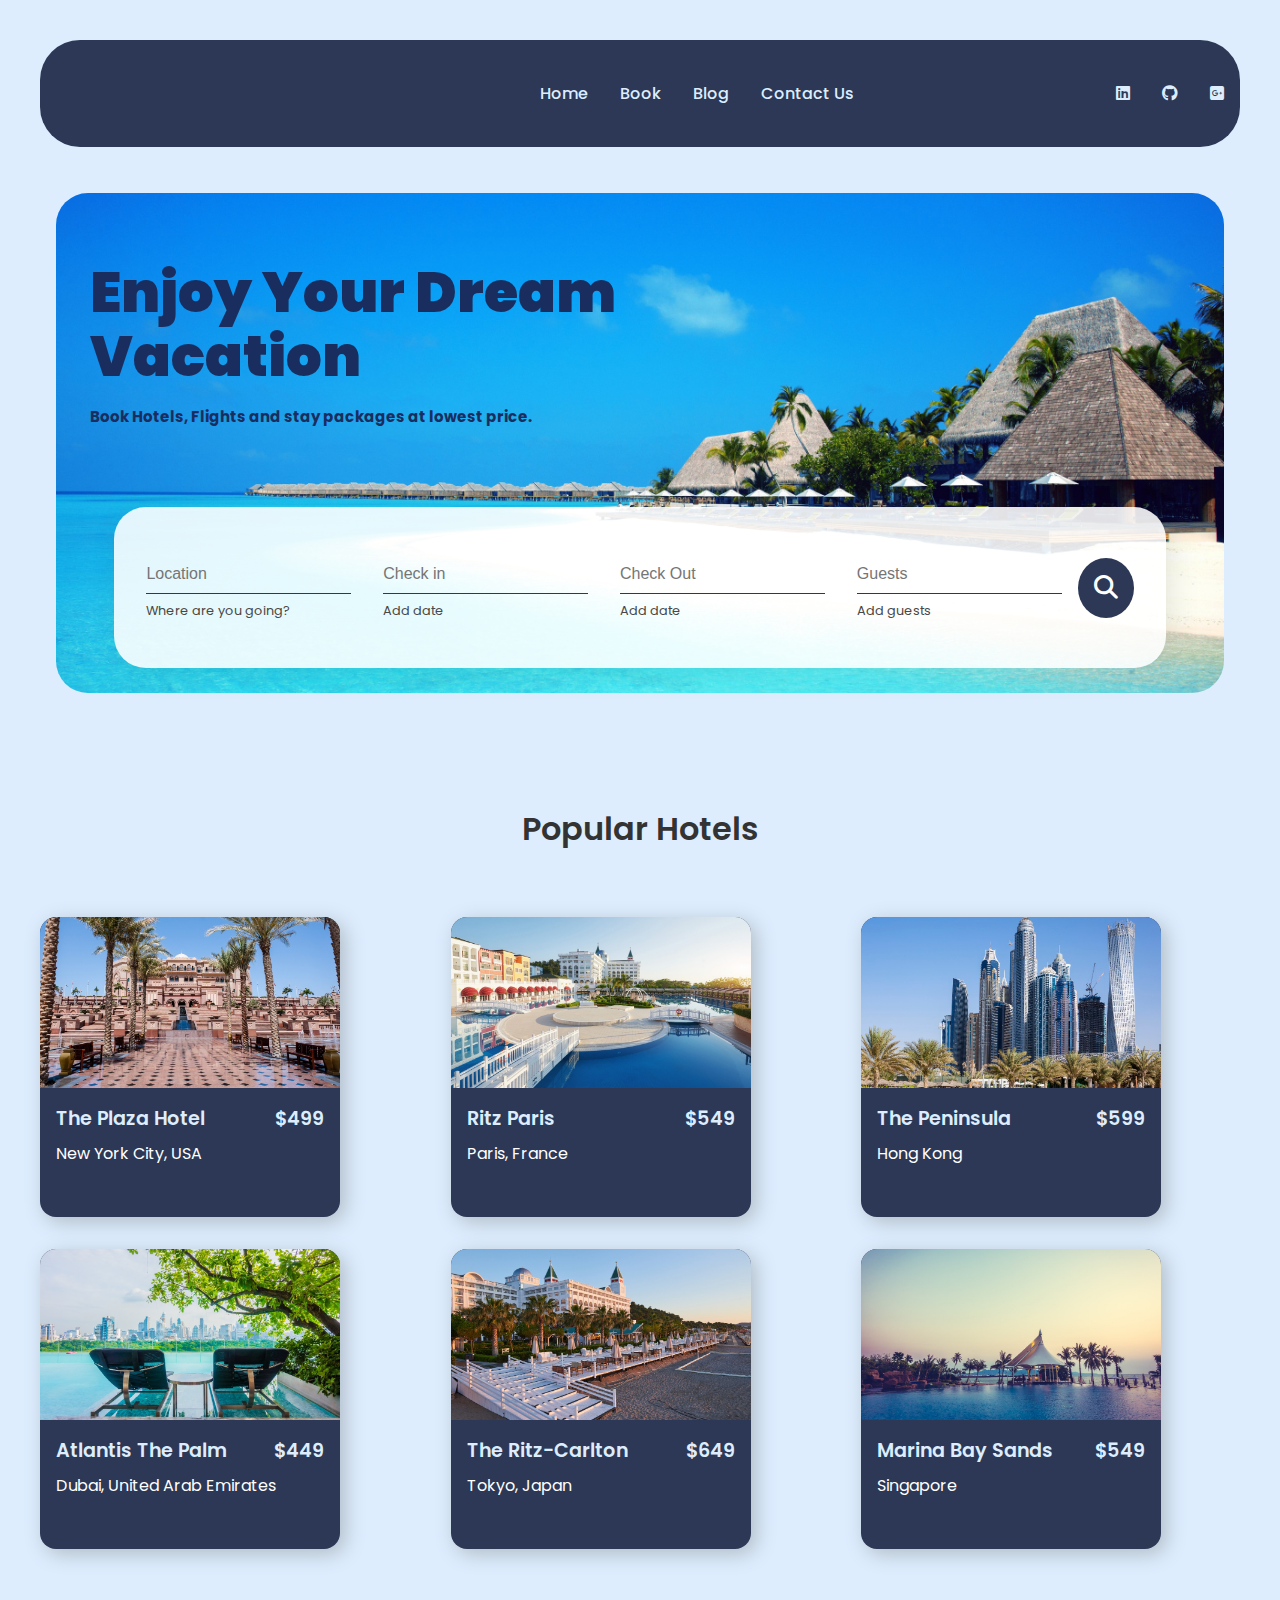
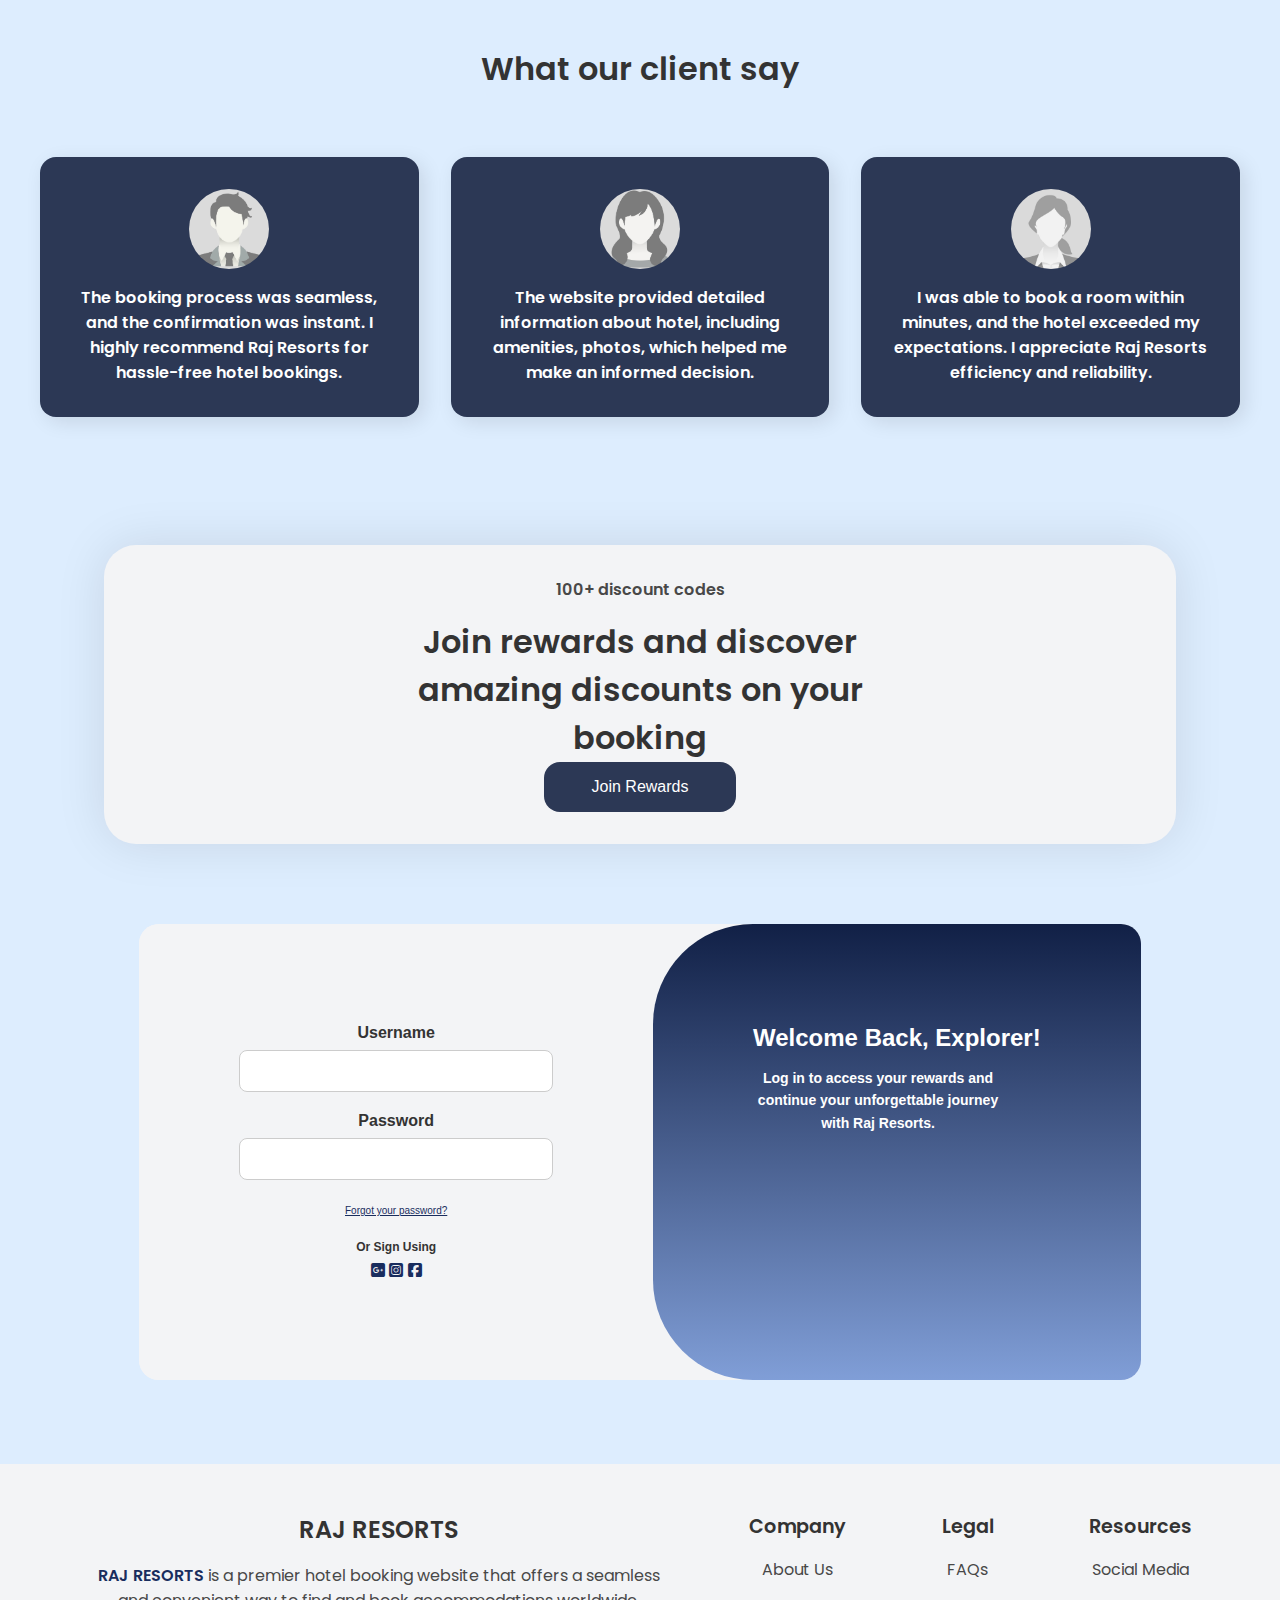
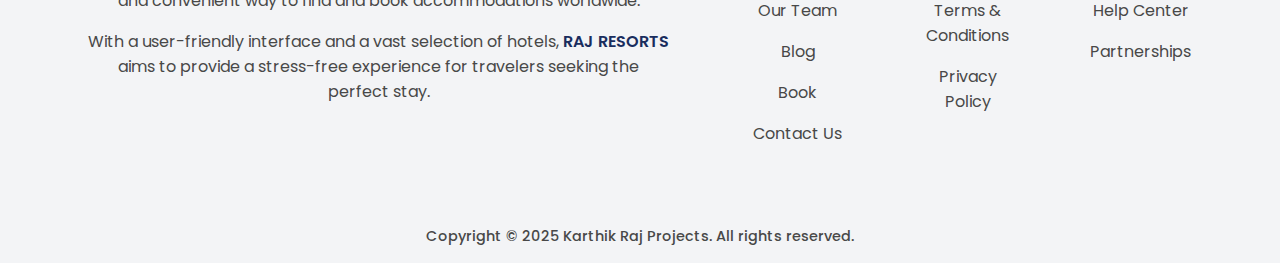
<file: index.html>
<!DOCTYPE html>
<html lang="en">
<head>
  <meta charset="UTF-8" />
  <meta name="viewport" content="width=device-width, initial-scale=1.0" />
  <link rel="stylesheet" href="./style.css"/>
  <link rel="stylesheet" href="https://cdnjs.cloudflare.com/ajax/libs/font-awesome/6.7.2/css/all.min.css">
  <link href="https://fonts.googleapis.com/css2?family=Poppins:wght@400;500;600;700&display=swap" rel="stylesheet">

  <title>RAJ RESORTS</title>
</head>

<body>
  <nav>
    <div class="logo"><a href="./index.html">RAJ RESORTS</div></a>
    <ul>
      <li><a href="./index.html">Home</a></li>
      <li><a href="./booking.html">Book</a></li>
      <li><a href="./blog.html">Blog</a></li>
      <li><a href="./contact.html">Contact Us</a></li>
      <li id="space"><a href="https://in.linkedin.com/" target="_blank"><i class="fa-brands fa-linkedin"></i></a></li>
      <li><a href="https://github.com/" target="_blank"><i class="fa-brands fa-github"></i></a></li>
      <li><a href="https://www.google.com/" target="_blank"><i class="fa-brands fa-square-google-plus"></i></a></li>
    </ul>
  </nav>
  <header class="headercontainer">
    <div class="headerimagecontainer">
      <div class="headercontent">
        <h1>Enjoy Your Dream Vacation</h1>
        <p>Book Hotels, Flights and stay packages at lowest price.</p>
      </div>
      <div class="bookingcontent">
        <form>
          <div class="inputgroup">
            <input type="text" name="" id="" placeholder="Location">
            <p>Where are you going?</p>
          </div>
          <div class="inputgroup">
            <input type="text" name="" id="" placeholder="Check in">
            <p>Add date</p>
          </div>
          <div class="inputgroup">
            <input type="text" name="" id="" placeholder="Check Out">
            <p>Add date</p>
          </div>
          <div class="inputgroup">
            <input type="text" name="" id="" placeholder="Guests">
            <p>Add guests</p>
          </div>
        </form>
        <button class="btn"><i class="fa-solid fa-magnifying-glass"></i></button>
      </div>
    </div>
  </header>

  <section class="sectioncontainer">
    <h2 class="sectionheader">Popular Hotels</h2>
    <div class="popularflex">
      <div class="popularcard">
        <img src="image/hotel-1.jpg" alt="popular hotel" />
        <div class="popularcontent">
          <div class="popularcardheader">
            <h4>The Plaza Hotel</h4>
            <h4>$499</h4>
          </div>
          <p>New York City, USA</p>
        </div>
      </div>
      <div class="popularcard">
        <img src="image/hotel-2.jpg" alt="popular hotel" />
        <div class="popularcontent">
          <div class="popularcardheader">
            <h4>Ritz Paris</h4>
            <h4>$549</h4>
          </div>
          <p>Paris, France</p>
        </div>
      </div>
      <div class="popularcard">
        <img src="image/hotel-3.jpg" alt="popular hotel" />
        <div class="popularcontent">
          <div class="popularcardheader">
            <h4>The Peninsula</h4>
            <h4>$599</h4>
          </div>
          <p>Hong Kong</p>
        </div>
      </div>
      <div class="popularcard">
        <img src="image/hotel-4.jpg" alt="popular hotel" />
        <div class="popularcontent">
          <div class="popularcardheader">
            <h4>Atlantis The Palm</h4>
            <h4>$449</h4>
          </div>
          <p>Dubai, United Arab Emirates</p>
        </div>
      </div>
      <div class="popularcard">
        <img src="image/hotel-5.jpg" alt="popular hotel" />
        <div class="popularcontent">
          <div class="popularcardheader">
            <h4>The Ritz-Carlton</h4>
            <h4>$649</h4>
          </div>
          <p>Tokyo, Japan</p>
        </div>
      </div>
      <div class="popularcard">
        <img src="image/hotel-6.jpg" alt="popular hotel" />
        <div class="popularcontent">
          <div class="popularcardheader">
            <h4>Marina Bay Sands</h4>
            <h4>$549</h4>
          </div>
          <p>Singapore</p>
        </div>
      </div>
    </div>
  </section>

  <section class="client">
    <div class="clientcontainer">
      <h2 class="clientheader">What our client say</h2>
      <div class="clientflex">
        <div class="clientcard">
          <img src="image/client1.jpg" alt="client" />
          <p>
            The booking process was seamless, and the confirmation was
            instant. I highly recommend Raj Resorts for hassle-free hotel bookings.
          </p>
        </div>
        <div class="clientcard">
          <img src="image/client2.jpg" alt="client" />
          <p>
            The website provided detailed information about hotel, including
            amenities, photos, which helped me make an informed decision.
          </p>
        </div>
        <div class="clientcard">
          <img src="image/client3.jpg" alt="client" />
          <p>
            I was able to book a room within minutes, and the hotel exceeded
            my expectations. I appreciate Raj Resorts efficiency and reliability.
          </p>
        </div>
      </div>
    </div>
  </section>

  <section class="rewardcontainer">
    <div class="rewardcontent">
      <p>100+ discount codes</p>
      <h4>Join rewards and discover amazing discounts on your booking</h4>
      <button class="rewardbtn">Join Rewards</button>
    </div>

    <div class="container">
      <div class="card">
        <div class="signin">
          <p>Username</p>
          <input type="email" name="" id="">
          <p>Password</p>
          <input type="password" name="" id="">
          <a href="#" style="font-size: 10px; text-decoration: underline;">Forgot your password?</a>
          <p style="font-size: 12px; margin-top: 22px;">Or Sign Using</p>
          <a href="google.html"><i class="fa-brands fa-square-google-plus"></i></a>
          <a href="google.html"><i class="fa-brands fa-square-instagram"></i></a>
          <a href="google.html"><i class="fa-brands fa-square-facebook"></i></a>
        </div>
        <div class="welcome">
          <h2>Welcome Back, Explorer!</h2>
          <p>Log in to access your rewards and continue your unforgettable journey with Raj Resorts.</p>
        </div>
      </div>
    </div>

  </section>

  <footer class="footer">
    <div class="footercontainer">
      <div class="footercol">
        <h3>RAJ RESORTS</h3>
        <p>
          <span>RAJ RESORTS</span> is a premier hotel booking website that offers a seamless and
          convenient way to find and book accommodations worldwide.
        </p>
        <p>
          With a user-friendly interface and a vast selection of hotels,
          <span>RAJ RESORTS</span> aims to provide a stress-free experience for travelers
          seeking the perfect stay.
        </p>
      </div>
      <div class="footercol">
        <h4>Company</h4>
        <p>About Us</p>
        <p>Our Team</p>
        <p>Blog</p>
        <p>Book</p>
        <p>Contact Us</p>
      </div>
      <div class="footercol">
        <h4>Legal</h4>
        <p>FAQs</p>
        <p>Terms & Conditions</p>
        <p>Privacy Policy</p>
      </div>
      <div class="footercol">
        <h4>Resources</h4>
        <p>Social Media</p>
        <p>Help Center</p>
        <p>Partnerships</p>
      </div>
    </div>
    <div class="footerbar">
      Copyright © 2025 Karthik Raj Projects. All rights reserved.
    </div>
  </footer>
</body>

</html>
</file>
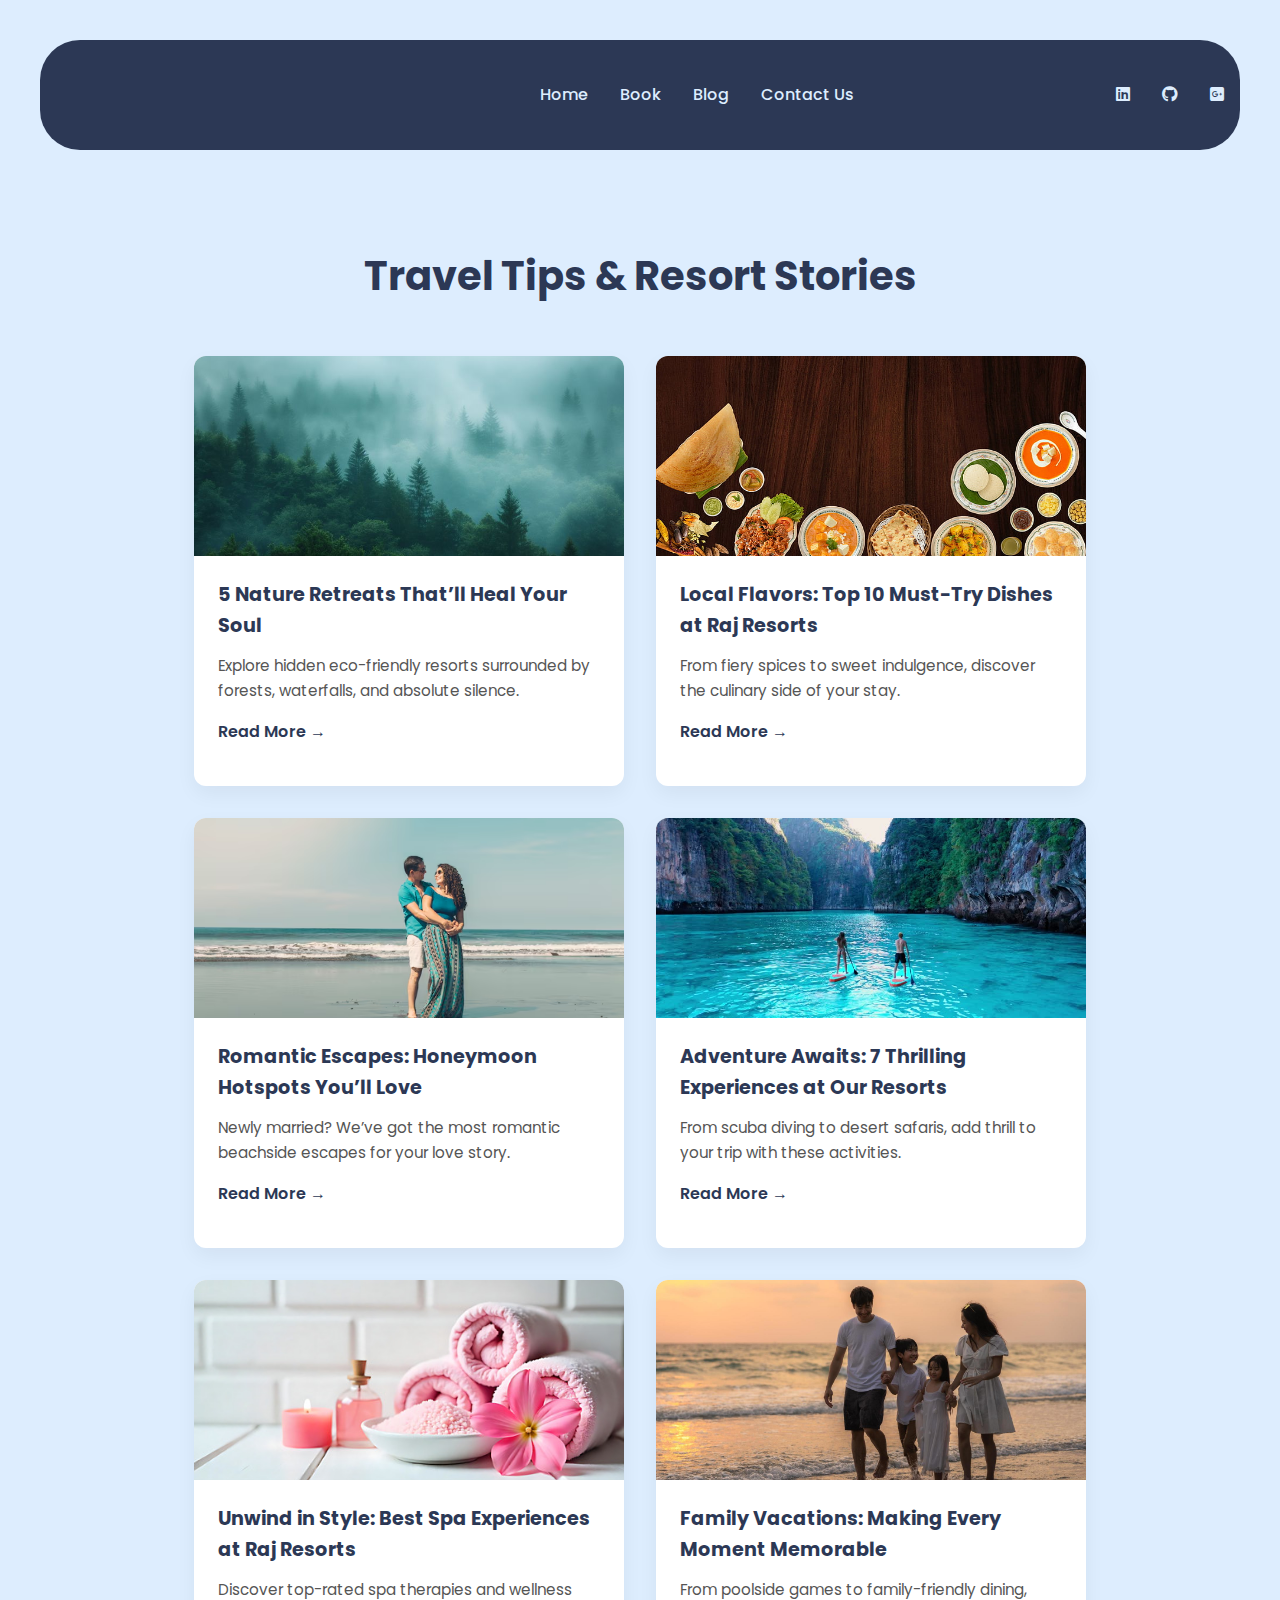
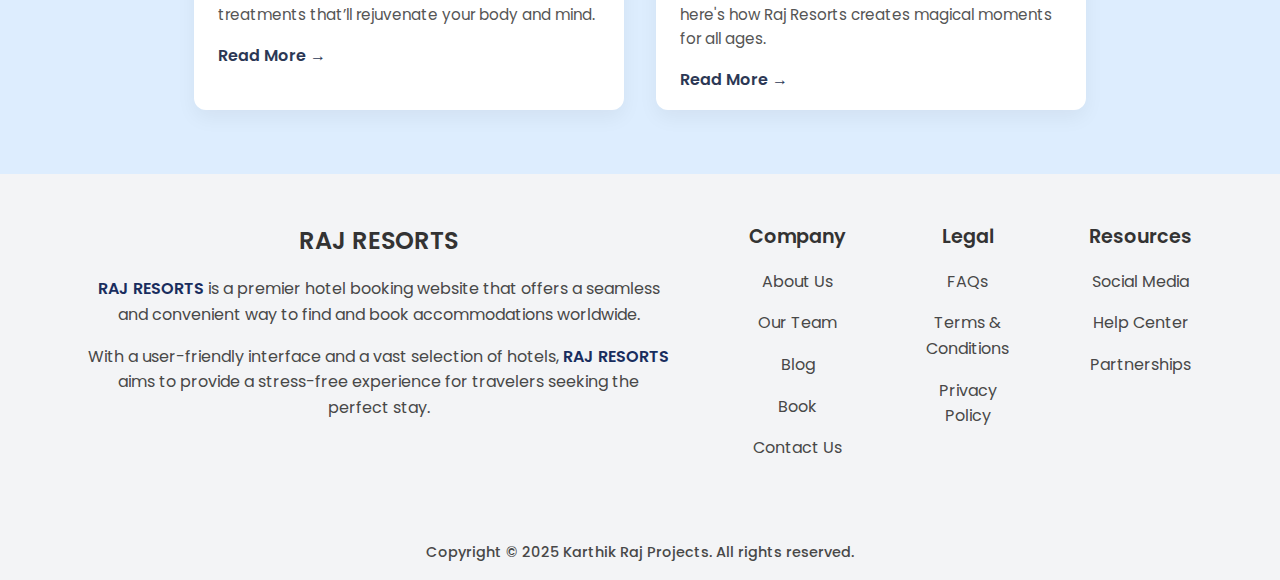
<file: blog.html>
<!DOCTYPE html>
<html lang="en">

<head>
    <meta charset="UTF-8">
    <meta name="viewport" content="width=device-width, initial-scale=1.0">
    <title>Raj Resorts Blog</title>
    <link rel="stylesheet" href="./blog.css">
    <link href="https://fonts.googleapis.com/css2?family=Poppins:wght@400;500;600;700&display=swap" rel="stylesheet">
    <link rel="stylesheet" href="https://cdnjs.cloudflare.com/ajax/libs/font-awesome/6.7.2/css/all.min.css">


</head>

<body>
    
    <nav>
  <div class="logo"><a href="./index.html">RAJ RESORTS</div></a>
    <ul>
      <li><a href="./index.html">Home</a></li>
      <li><a href="./booking.html">Book</a></li>
      <li><a href="./blog.html">Blog</a></li>
      <li><a href="./contact.html">Contact Us</a></li>
      <li id="space"><a href="https://in.linkedin.com/" target="_blank"><i class="fa-brands fa-linkedin"></i></a></li>
      <li><a href="https://github.com/" target="_blank"><i class="fa-brands fa-github"></i></a></li>
      <li><a href="https://www.google.com/" target="_blank"><i class="fa-brands fa-square-google-plus"></i></a></li>
    </ul>
  </nav>
  
    <section class="blogsection">
        <h2 class="sectionheading">Travel Tips & Resort Stories</h2>

        <div class="blogflex">
            <div class="blogcard">
                <img src="image/blog1.jpg" alt="Nature Retreat">
                <div class="blogcontent">
                    <h3>5 Nature Retreats That’ll Heal Your Soul</h3>
                    <p>Explore hidden eco-friendly resorts surrounded by forests, waterfalls, and absolute silence.</p>
                    <a href="#" class="readmore">Read More →</a>
                </div>
            </div>

            <div class="blogcard">
                <img src="image/blog2.jpg" alt="Local Cuisine">
                <div class="blogcontent">
                    <h3>Local Flavors: Top 10 Must-Try Dishes at Raj Resorts</h3>
                    <p>From fiery spices to sweet indulgence, discover the culinary side of your stay.</p>
                    <a href="#" class="readmore">Read More →</a>
                </div>
            </div>

            <div class="blogcard">
                <img src="image/blog3.avif" alt="Couple at Beach">
                <div class="blogcontent">
                    <h3>Romantic Escapes: Honeymoon Hotspots You’ll Love</h3>
                    <p>Newly married? We’ve got the most romantic beachside escapes for your love story.</p>
                    <a href="#" class="readmore">Read More →</a>
                </div>
            </div>

            <div class="blogcard">
                <img src="image/blog4.jpg" alt="Adventure Travel">
                <div class="blogcontent">
                    <h3>Adventure Awaits: 7 Thrilling Experiences at Our Resorts</h3>
                    <p>From scuba diving to desert safaris, add thrill to your trip with these activities.</p>
                    <a href="#" class="readmore">Read More →</a>
                </div>
            </div>
            <div class="blogcard">
                <img src="image/blog5.jpg" alt="Luxury Spa">
                <div class="blogcontent">
                    <h3>Unwind in Style: Best Spa Experiences at Raj Resorts</h3>
                    <p>Discover top-rated spa therapies and wellness treatments that’ll rejuvenate your body and mind.
                    </p>
                    <a href="#" class="readmore">Read More →</a>
                </div>
            </div>

            <div class="blogcard">
                <img src="image/blog6.jpg" alt="Family Vacation">
                <div class="blogcontent">
                    <h3>Family Vacations: Making Every Moment Memorable</h3>
                    <p>From poolside games to family-friendly dining, here's how Raj Resorts creates magical moments for
                        all ages.</p>
                    <a href="#" class="readmore">Read More →</a>
                </div>
            </div>

        </div>
    </section>

    <footer class="footer">
    <div class="sectioncontainer footercontainer">
      <div class="footercol">
        <h3>RAJ RESORTS</h3>
        <p>
          <span>RAJ RESORTS</span> is a premier hotel booking website that offers a seamless and
          convenient way to find and book accommodations worldwide.
        </p>
        <p>
          With a user-friendly interface and a vast selection of hotels,
          <span>RAJ RESORTS</span> aims to provide a stress-free experience for travelers
          seeking the perfect stay.
        </p>
      </div>
      <div class="footercol">
        <h4>Company</h4>
        <p>About Us</p>
        <p>Our Team</p>
        <p>Blog</p>
        <p>Book</p>
        <p>Contact Us</p>
      </div>
      <div class="footercol">
        <h4>Legal</h4>
        <p>FAQs</p>
        <p>Terms & Conditions</p>
        <p>Privacy Policy</p>
      </div>
      <div class="footercol">
        <h4>Resources</h4>
        <p>Social Media</p>
        <p>Help Center</p>
        <p>Partnerships</p>
      </div>
    </div>
    <div class="footerbar">
      Copyright © 2025 Karthik Raj Projects. All rights reserved.
    </div>
  </footer>

</body>

</html>
</file>
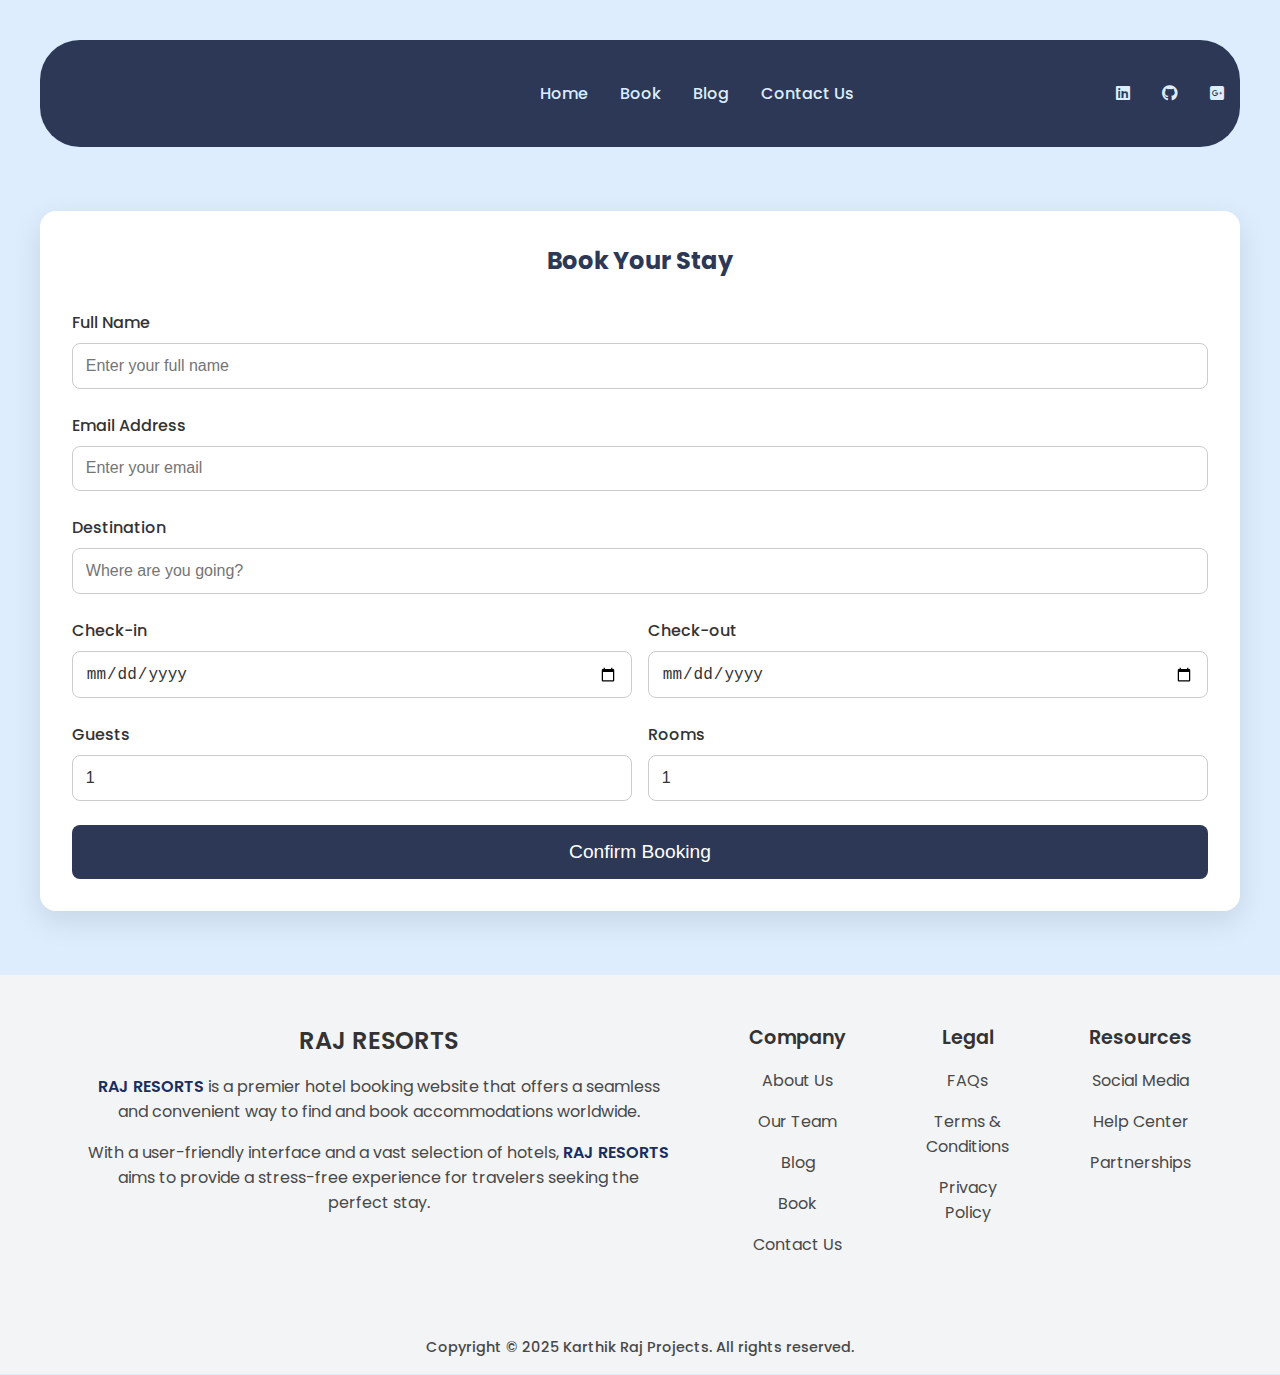
<file: booking.html>
<!DOCTYPE html>
<html lang="en">
<head>
  <meta charset="UTF-8" />
  <meta name="viewport" content="width=device-width, initial-scale=1.0"/>
  <link rel="stylesheet" href="./booking.css" />
  <title>Book Your Stay - RAJ RESORTS</title>
  <link rel="stylesheet" href="https://cdnjs.cloudflare.com/ajax/libs/font-awesome/6.7.2/css/all.min.css">
  <link href="https://fonts.googleapis.com/css2?family=Poppins:wght@400;500;600;700&display=swap" rel="stylesheet">
</head>
<body>
  <nav>
   <div class="logo"><a href="./index.html">RAJ RESORTS</div></a>
    <ul>
      <li><a href="./index.html">Home</a></li>
      <li><a href="./booking.html">Book</a></li>
      <li><a href="./blog.html">Blog</a></li>
      <li><a href="./contact.html">Contact Us</a></li>
      <li id="space"><a href="https://in.linkedin.com/" target="_blank"><i class="fa-brands fa-linkedin"></i></a></li>
      <li><a href="https://github.com/" target="_blank"><i class="fa-brands fa-github"></i></a></li>
      <li><a href="https://www.google.com/" target="_blank"><i class="fa-brands fa-square-google-plus"></i></a></li>
    </ul>
  </nav>
  <section class="booking-page">
    <h2>Book Your Stay</h2>
    <form class="booking-form">
      <div class="form-group">
        <label for="name">Full Name</label>
        <input type="text" id="name" placeholder="Enter your full name" required />
      </div>
      <div class="form-group">
        <label for="email">Email Address</label>
        <input type="email" id="email" placeholder="Enter your email" required />
      </div>
      <div class="form-group">
        <label for="location">Destination</label>
        <input type="text" id="location" placeholder="Where are you going?" required />
      </div>
      <div class="form-row">
        <div class="form-group">
          <label for="checkin">Check-in</label>
          <input type="date" id="checkin" required />
        </div>
        <div class="form-group">
          <label for="checkout">Check-out</label>
          <input type="date" id="checkout" required />
        </div>
      </div>
      <div class="form-row">
        <div class="form-group">
          <label for="guests">Guests</label>
          <input type="number" id="guests" min="1" max="20" value="1" required />
        </div>
        <div class="form-group">
          <label for="rooms">Rooms</label>
          <input type="number" id="rooms" min="1" max="10" value="1" required />
        </div>
      </div>
      <button type="submit" class="submit-btn">Confirm Booking</button>
    </form>
  </section>
  <footer class="footer">
    <div class="sectioncontainer footercontainer">
      <div class="footercol">
        <h3>RAJ RESORTS</h3>
        <p>
          <span>RAJ RESORTS</span> is a premier hotel booking website that offers a seamless and
          convenient way to find and book accommodations worldwide.
        </p>
        <p>
          With a user-friendly interface and a vast selection of hotels,
          <span>RAJ RESORTS</span> aims to provide a stress-free experience for travelers
          seeking the perfect stay.
        </p>
      </div>
      <div class="footercol">
        <h4>Company</h4>
        <p>About Us</p>
        <p>Our Team</p>
        <p>Blog</p>
        <p>Book</p>
        <p>Contact Us</p>
      </div>
      <div class="footercol">
        <h4>Legal</h4>
        <p>FAQs</p>
        <p>Terms & Conditions</p>
        <p>Privacy Policy</p>
      </div>
      <div class="footercol">
        <h4>Resources</h4>
        <p>Social Media</p>
        <p>Help Center</p>
        <p>Partnerships</p>
      </div>
    </div>
    <div class="footerbar">
      Copyright © 2025 Karthik Raj Projects. All rights reserved.
    </div>
  </footer>
</body>
</html>
</file>
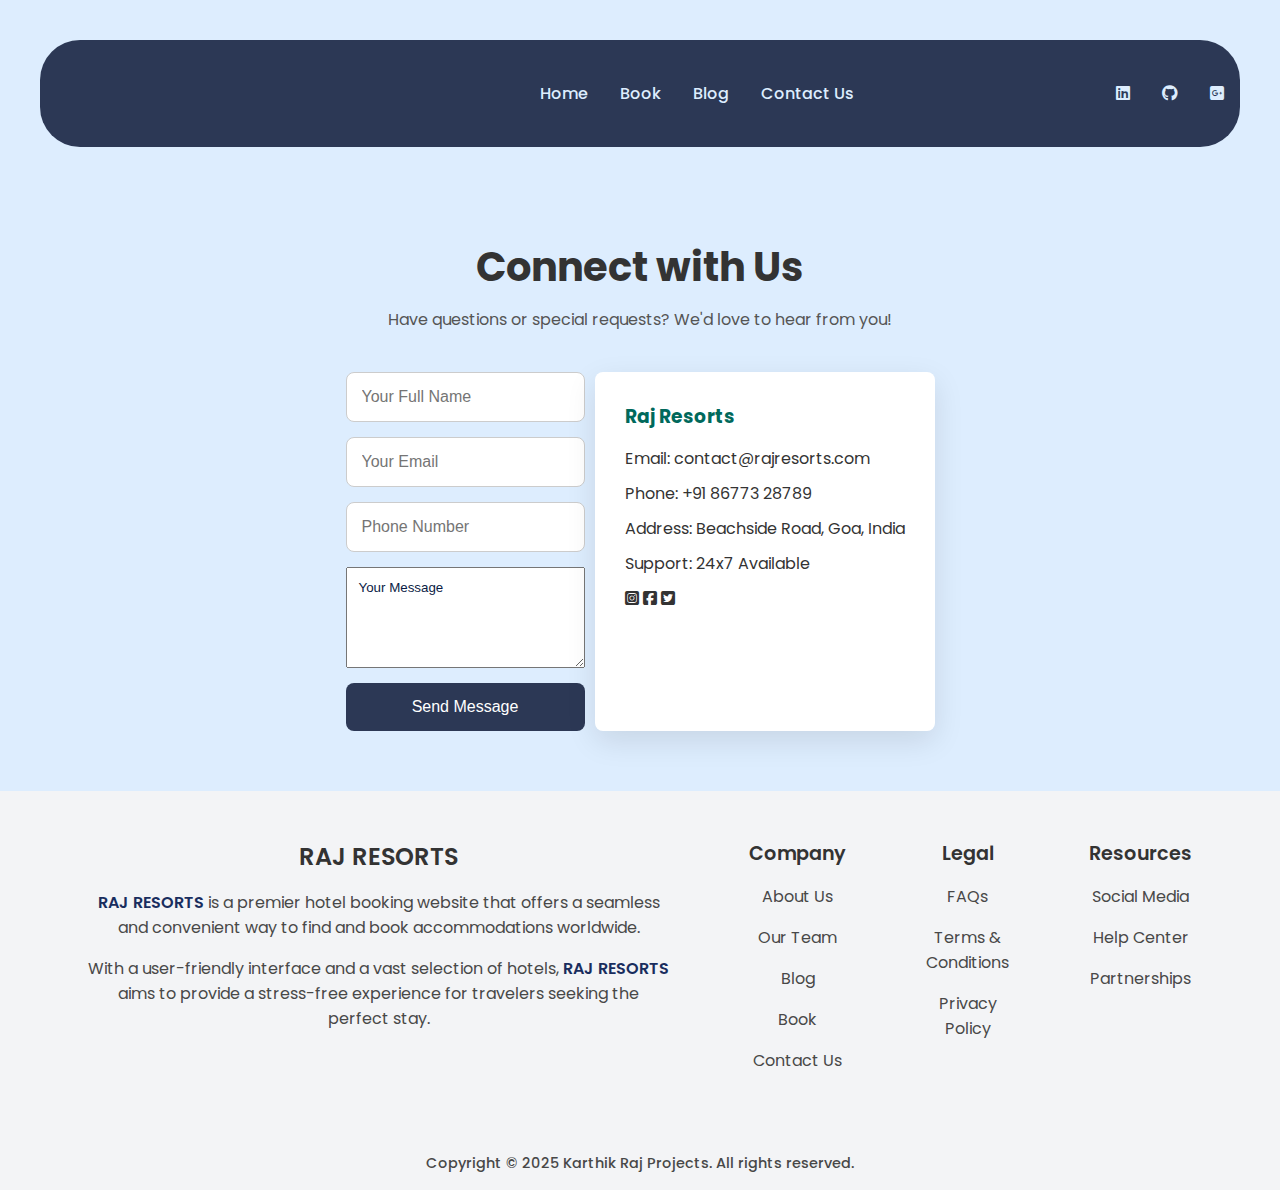
<file: contact.html>
<!DOCTYPE html>
<html lang="en">
<head>
  <meta charset="UTF-8">
  <meta name="viewport" content="width=device-width, initial-scale=1.0">
  <title>Contact Raj Resorts</title>
  <link rel="stylesheet" href="./contact.css">
  <link rel="stylesheet" href="https://cdnjs.cloudflare.com/ajax/libs/font-awesome/6.7.2/css/all.min.css">
  <link href="https://fonts.googleapis.com/css2?family=Poppins:wght@400;500;600;700&display=swap" rel="stylesheet">



</head>
<body>
  
  <nav>
    <div class="logo"><a href="./index.html">RAJ RESORTS</div></a>
    <ul>
      <li><a href="./index.html">Home</a></li>
      <li><a href="./booking.html">Book</a></li>
      <li><a href="./blog.html">Blog</a></li>
      <li><a href="./contact.html">Contact Us</a></li>
      <li id="space"><a href="https://in.linkedin.com/" target="_blank"><i class="fa-brands fa-linkedin"></i></a></li>
      <li><a href="https://github.com/" target="_blank"><i class="fa-brands fa-github"></i></a></li>
      <li><a href="https://www.google.com/" target="_blank"><i class="fa-brands fa-square-google-plus"></i></a></li>
    </ul>
  </nav>

  <section class="contactsection">
    <h2 class="contactheading">Connect with Us</h2>
    <p class="contactsubtext">Have questions or special requests? We'd love to hear from you!</p>

    <div class="contactcontainer">
      <form class="contactform">
        <input type="text" placeholder="Your Full Name" required>
        <input type="email" placeholder="Your Email" required>
        <input type="tel" placeholder="Phone Number">
        <textarea rows="5" placeholder="Your Message" required></textarea>
        <button type="submit">Send Message</button>
      </form>

      <div class="contactinfo">
        <h3>Raj Resorts</h3>
        <p>Email: contact@rajresorts.com</p>
        <p>Phone: +91 86773 28789</p>
        <p>Address: Beachside Road, Goa, India</p>
        <p>Support: 24x7 Available</p>
        <p href="#"><i class="fa-brands fa-square-instagram"></i>          <i class="fa-brands fa-square-facebook"></i>  <i class="fa-brands fa-square-twitter"></i></p>
        
      </div>
    </div>
  </section>
  <footer class="footer">
    <div class="sectioncontainer footercontainer">
      <div class="footercol">
        <h3>RAJ RESORTS</h3>
        <p>
          <span>RAJ RESORTS</span> is a premier hotel booking website that offers a seamless and
          convenient way to find and book accommodations worldwide.
        </p>
        <p>
          With a user-friendly interface and a vast selection of hotels,
          <span>RAJ RESORTS</span> aims to provide a stress-free experience for travelers
          seeking the perfect stay.
        </p>
      </div>
      <div class="footercol">
        <h4>Company</h4>
        <p>About Us</p>
        <p>Our Team</p>
        <p>Blog</p>
        <p>Book</p>
        <p>Contact Us</p>
      </div>
      <div class="footercol">
        <h4>Legal</h4>
        <p>FAQs</p>
        <p>Terms & Conditions</p>
        <p>Privacy Policy</p>
      </div>
      <div class="footercol">
        <h4>Resources</h4>
        <p>Social Media</p>
        <p>Help Center</p>
        <p>Partnerships</p>
      </div>
    </div>
    <div class="footerbar">
      Copyright © 2025 Karthik Raj Projects. All rights reserved.
    </div>
  </footer>

</body>
</html>
</file>
<file: style.css>
:root {
  --primary-color: #2c3855;
  --primary-color-dark: #435681;
  --text-dark: #333333;
  --text-light: #484848;
  --extra-light: #f3f4f6;
  --white: #ffffff;
  --max-width: 1200px;
}

* {
  margin: 0;
  padding: 0;
  box-sizing: border-box;
}

body {
  font-family: 'Poppins', sans-serif;
  background-color: #ddedfe;
  color: #333;
}

.sectioncontainer {
  max-width: var(--max-width);
  margin: auto;
  text-align: center;
  padding-bottom: 4rem;
}

.headercontainer{
  max-width: var(--max-width);
  margin: auto;
  padding: 5rem 1rem;

}

.sectionheader {
  padding-top: 2rem;
  font-size: 2rem;
  font-weight: 600;
  color: var(--text-dark);
}

.clientcontainer{
  max-width: var(--max-width);
  margin: auto;
  text-align: center;
  padding-bottom: 4rem;
}

.clientheader {
  padding-top: 2rem;
  font-size: 2rem;
  font-weight: 600;
  color: var(--text-dark);
}

.rewardcontent{
  max-width: var(--max-width);
  margin: auto;
  text-align: center;
  padding-bottom: 4rem;

}



.rewardcontainer{
  max-width: var(--max-width);
  margin: auto;
  text-align: center;
  padding: 4rem;
  

}

a {
  text-decoration: none;
}

img {
  width: 100%;
  display: flex;
}

body {
  font-family: "Poppins", sans-serif;
}

nav {
  max-width: var(--max-width);
  margin: auto;
  padding: 2rem 1rem;
  display: flex;
  align-items: center;
  justify-content: space-between;
  background-color: #2c3855;
  border-radius: 40px;
  margin-top: 40px;
  margin-bottom: 30px;

}

.logo {
  font-size: 1.8rem;
  font-weight: 700;
  color: #ddedfe;
  white-space: nowrap;
  overflow: hidden;
  width: 0ch;
  animation: typing 5s steps(1000) infinite;
  transition: 2s all;
}

.logo a{
    color: #ddedfe;
}

@keyframes typing {
  0% {
    width: 0;
  }
  50% {
    width: 11ch; 
  }
}

nav ul {
  display: flex;
  list-style: none;
  display: flex;
  align-items: center;
  gap: 2rem;
}

#space {
  margin-left: 230px;
}

nav ul li a {
  position: relative;
  font-weight: 500;
  color: #ddedfe;
  transition: color 0.3s ease;
  
}

nav ul li a:hover {
  color: white;
  text-decoration: underline;
  transition: all 0.3s ease-in-out;
  font-size: 18px;
  
}

.headercontainer {
  padding: 1rem 1rem 5rem 1rem;
  justify-content: center;
}

.headerimagecontainer {
  position: relative;
  height: 500px;
  background-image: url(./image/header.jpg);
  background-position: center;
  background-size: cover;
  border-radius: 2rem;
}

.headercontent {
  position: absolute;
  max-width: 600px;
  padding: 68px 34px;
  color: #192d5e;
  }

.headercontent h1 {
  margin-bottom: 1rem;
  font-size: 3.5rem;
  line-height: 4rem;
  font-weight: 900;
  color: #192d5e;
}

.headercontent p {
  color: #192d5e;
  font-weight: 700;
  font-size: 15px;
}

.bookingcontent {
  position: absolute;
  bottom: 5%;
  left: 5%;
  width:90%;
  display: flex;
  align-items: center;
  gap: 1rem;
  padding: 3rem 2rem;
  border-radius: 2rem;
  background-color: rgba(255, 255, 255, 0.881);
  box-shadow: 5px 5px 30px rgba(0, 0, 0, 0.1);
  margin-right: 0px;
}

.bookingcontent form {
  width: 100%;
  display: flex;
  gap: 2rem;
}



.bookingcontent input {
  width: 100%;
  padding: 10px 0;
  font-size: 1rem;
  outline: none;
  border: none;
  background-color: transparent;
  border-bottom: 1px solid var(--primary-color);
  color: var(--text-dark);
}

.bookingcontent p {
  margin-top: 0.5rem;
  font-size: 0.8rem;
  color: var(--text-light);
}

.bookingcontent .btn {
  padding: 1rem;
  outline: none;
  border: none;
  font-size: 1.5rem;
  color: var(--white);
  background-color: var(--primary-color);
  border-radius: 100%;
  cursor: pointer;
}

.popularflex {
  margin-top: 4rem;
  display: grid;
  justify-content: center;
  grid-template-columns: repeat(3, 1fr);
  gap: 2rem;
}

.popularcard {
  overflow: hidden;
  border-radius: 1rem;
  background-color: #2c3855;
  box-shadow: 5px 5px 20px rgb(176, 187, 197);
  transition: all 0.6s ease;
  height: 300px;
  width: 300px; 
}

.popularcard:hover {
  height: 340px;
  width: 340px;
  box-shadow: 12px 12px 40px rgba(0, 0, 0, 0.2);
}

.popularcontent {
  padding: 1rem;
}

.popularcardheader {
  display: flex;
  align-items: center;
  justify-content: space-between;
  gap: 1rem;
  margin-bottom: 0.5rem;
}

.popularcardheader h4 {
  font-size: 1.2rem;
  font-weight: 600;
  color: #ddedfe;
}

.popularcontent p {
  color: white;
  text-align: left;
}

.client {
  background-color: #ddedfe;
}

.clientcard p {
  color: white;
}

.clientflex {
  margin-top: 4rem;
  display: grid;
  grid-template-columns: repeat(3, 1fr);
  justify-content: center;
  gap: 2rem;
}

.clientcard {
  padding: 2rem;
  background-color: #2c3855;
  border-radius: 1rem;
  box-shadow: 5px 5px 20px rgba(0, 0, 0, 0.1);
}

.clientcard img {
  max-width: 80px;
  margin: auto;
  margin-bottom: 1rem;
  border-radius: 100%;
}

.clientcard p {
  text-align: center;
  font-weight: 600;
}

.rewardcontent {
  padding: 2rem;
  text-align: center;
  border-radius: 2rem;
  box-shadow: 0px 0px 50px rgba(0, 0, 0, 0.1);
  background-color: var(--extra-light);
}

.rewardcontent p {
  margin-bottom: 1rem;
  font-weight: 600;
  color: var(--text-light);
}

.rewardcontent h4 {
  max-width: 500px;
  margin: auto;
  font-size: 2rem;
  font-weight: 600;
  color: var(--text-dark);
}

.rewardbtn {
  padding: 1rem 3rem;
  outline: none;
  border: none;
  font-size: 1rem;
  color: var(--white);
  background-color: var(--primary-color);
  border-radius: 1rem;
  cursor: pointer;
  transition: 0.3s;
}

.rewardbtn:hover {
  background-color: var(--primary-color-dark);
}

.container {
  width: 100%;
  margin-top: 60px;
  display: flex;
  justify-content: center; 
  align-items: center; 
  padding: 20px;
  font-family: 'Segoe UI', Tahoma, Geneva, Verdana, sans-serif; 
}

.card {
  display: flex;
  border-radius: 20px;
  overflow: hidden;
  background-color:var(--extra-light);
}

.welcome {
  border-radius: 100px 0 0 100px;
  padding: 100px;
  background: linear-gradient(to bottom,#112046,#809ed7 );
  color: white;
  font-weight: 700;
}

.signin {
  padding: 100px;
  background-color: var(--extra-light);
}

.signin a{
  color: #192d5e;
}

.signin p {
  font-weight: 600;
  margin-bottom: 8px;
  color: #333;
}

.signin input {
  padding: 12px;
  border: 1px solid #ccc;
  border-radius: 8px;
  margin-bottom: 20px;
  width: 100%;
  font-size: 14px;
}

.signin .forgot a{
  text-align: end;
  font-size: 10px;
  
}

.welcome h2 {
  font-size: 24px;
  margin-bottom: 15px;
}

.welcome p {
  font-size: 14px;
  line-height: 1.6;
  width: 250px;
}   

.footer {
  background-color: var(--extra-light)
}

.footercontainer {
  padding: 3rem;
  display: flex;
  gap: 5rem;
  max-width: var(--max-width);
  margin: auto;
  text-align: center;
}

.footercol h3 {
  margin-bottom: 1rem;
  font-size: 1.5rem;
  font-weight: 600;
  color: var(--text-dark);
}

.footercol h4 {
  margin-bottom: 1rem;
  font-size: 1.2rem;
  font-weight: 600;
  color: var(--text-dark);
}

.footercol p {
  margin-bottom: 1rem;
  color: var(--text-light);
  cursor: pointer;
  transition: 0.3s;
}

.footercol p:hover {
  color: var(--text-dark);
}

.footerbar {
  position: relative;
  max-width: var(--max-width);
  margin: auto;
  padding: 1rem;
  font-size: 0.9rem;
  font-weight: 500;
  color: var(--text-light);
  text-align: right;
  overflow: hidden;
  text-align: center;
}

.footercol p span{
  color: #192d5e;
  font-weight: 600;
  font-size: 16px;
}

/*0000000000000000000000000000000000000000000000000000000000000000000000000000000000000000000000000000000000000000000000000000000000000000000000*/
@media (max-width: 992px) {
  nav {
    flex-direction: column;
    gap: 1rem;
    padding: 1rem;
    text-align: center;
  }

  nav ul {
    flex-direction: column;
    gap: 0.5rem;
  }

  #space {
    margin-left: 0;
  }

  .logo {
    margin: 0 auto;
  }

  .headerimagecontainer {
    height: auto;
    display: flex;
    flex-direction: column;
    align-items: center;
    padding: 2rem 1rem;
    background-size: cover;
    background-position: center;
  }

  .headercontent {
    position: static;
    text-align: center;
    padding: 1rem;
  }

  .headercontent h1 {
    font-size: 2rem;
    line-height: 2.5rem;
  }

  .headercontent p {
    font-size: 1rem;
  }

  .bookingcontent {
    position: static;
    flex-direction: column;
    gap: 1rem;
    width: 100%;
    max-width: 500px;
    margin-top: 1.5rem;
  }

  .popularflex {
    grid-template-columns: repeat(2, 1fr);
    gap: 1.5rem;
    justify-items: center;
  }

  .clientflex {
    grid-template-columns: 1fr;
    gap: 1.5rem;
  }

  .footercontainer {
    flex-direction: column;
    gap: 2rem;
    text-align: center;
  }

  .container {
    flex-direction: column;
    width: 100%;
    padding: 1rem;
  }

  .card {
    flex-direction: column;
  }

  .welcome {
    border-radius: 0;
    padding: 2rem;
  }

  .signin {
    padding: 2rem;
  }
}

@media (max-width: 576px) {
  nav {
    flex-direction: column;
    padding: 1rem;
  }

  nav ul {
    flex-direction: column;
    gap: 0.5rem;
  }

  .logo {
    margin: 0 auto;
    font-size: 1.5rem;
  }

  .headercontent h1 {
    font-size: 1.8rem;
    line-height: 2.2rem;
  }

  .bookingcontent {
    padding: 1.5rem;
    max-width: 100%;
  }

  .popularflex {
    grid-template-columns: 1fr;
    gap: 1.5rem;
    justify-items: center;
  }

  .clientflex {
    grid-template-columns: 1fr;
    gap: 1.5rem;
  }

  .container {
    width: 100%;
    padding: 1rem;
  }

  .footercontainer {
    flex-direction: column;
    text-align: center;
  }

  .welcome, .signin {
    padding: 1.5rem;
  }
}

/* DDDDDDDDDDDDDDDDDDDDDDDDDDDDDDDDDDDDDDDDDDDDDDDDDDDDDDDDDDDDDDDDDDDDDOOOOOOOOOOOOOOOOOOOOOOOOOOOOOOOOOOOOOOOOOOOOOOOOOOOOOOOOOOOOOOOOOOOOOOOOO */
</file>
<file: blog.css>
* {
  margin: 0;
  padding: 0;
  box-sizing: border-box;
}

body {
  font-family: 'Poppins', sans-serif;
  background-color: #f7f9fb;
  color: #333;
  line-height: 1.6;
}

.blogsection {
  max-width: 1200px;
  margin: auto;
  padding: 4rem 1rem;
}

.sectionheading {
  font-size: 2.5rem;
  text-align: center;
  margin-bottom: 3rem;
  color: #2c3855;
}

.blogflex {
  display: flex;
  flex-wrap: wrap;
  justify-content: center;
  gap: 50px;
  gap: 2rem;
}

.blogcard {
  background: #ffffff;
  border-radius: 12px;
  box-shadow: 0 8px 20px rgba(0, 0, 0, 0.05);
  overflow: hidden;
  transition: 0.3s ease-in-out;
  height: 430px;
  width: 430px;
}

.blogcard img {
  width: 100%;
  height: 200px;
  object-fit: cover;
}

.blogcontent {
  padding: 1.5rem;
}

.blogcontent h3 {
  font-size: 1.2rem;
  margin-bottom: 0.8rem;
  color: #2c3855;
}

.blogcontent p {
  font-size: 0.95rem;
  color: #555;
  margin-bottom: 1rem;
}

.readmore {
  text-decoration: none;
  font-weight: 600;
  color: #2c3855;
  border-bottom: 2px solid transparent;
  transition: 0.2s;
}

.readmore:hover {
  border-bottom: 2px solid #2c3855;
}

/* 000000000000000000000000000000000000000000000000000000000000000000000000000000000000000000000000000000000000000000000000000000000000000000 */

:root {
  --primary-color: #2c3855;
  --primary-color-dark: #435681;
  --text-dark: #333333;
  --text-light: #484848;
  --extra-light: #f3f4f6;
  --white: #ffffff;
  --max-width: 1200px;
}

* {
  margin: 0;
  padding: 0;
  box-sizing: border-box;
}

body {
  font-family: 'Poppins', sans-serif;
  background-color: #ddedfe;
  color: #333;
}

.sectioncontainer {
  max-width: var(--max-width);
  margin: auto;
  text-align: center;
  padding-bottom: 4rem;
}

.headercontainer{
  max-width: var(--max-width);
  margin: auto;
  padding: 5rem 1rem;

}

.sectionheader {
  padding-top: 2rem;
  font-size: 2rem;
  font-weight: 600;
  color: var(--text-dark);
}

.clientcontainer{
  max-width: var(--max-width);
  margin: auto;
  text-align: center;
  padding-bottom: 4rem;
}

.clientheader {
  padding-top: 2rem;
  font-size: 2rem;
  font-weight: 600;
  color: var(--text-dark);
}

.rewardcontent{
  max-width: var(--max-width);
  margin: auto;
  text-align: center;
  padding-bottom: 4rem;

}



.rewardcontainer{
  max-width: var(--max-width);
  margin: auto;
  text-align: center;
  padding: 4rem;
  

}

a {
  text-decoration: none;
}

img {
  width: 100%;
  display: flex;
}

body {
  font-family: "Poppins", sans-serif;
}

nav {
  max-width: var(--max-width);
  margin: auto;
  padding: 2rem 1rem;
  display: flex;
  align-items: center;
  justify-content: space-between;
  background-color: #2c3855;
  border-radius: 40px;
  margin-top: 40px;
  margin-bottom: 30px;

}

.logo {
  font-size: 1.8rem;
  font-weight: 700;
  color: #ddedfe;
  white-space: nowrap;
  overflow: hidden;
  width: 0ch;
  animation: typing 5s steps(1000) infinite;
  transition: 2s all;
}


.logo a{
    color: #ddedfe;
}


@keyframes typing {
  0% {
    width: 0;
  }
  50% {
    width: 11ch; 
  }
}

nav ul {
  display: flex;
  list-style: none;
  display: flex;
  align-items: center;
  gap: 2rem;
}

#space {
  margin-left: 230px;
}

nav ul li a {
  position: relative;
  font-weight: 500;
  color: #ddedfe;
  transition: color 0.3s ease;
  
}

nav ul li a:hover {
  color: white;
  text-decoration: underline;
  transition: all 0.3s ease-in-out;
  font-size: 18px;
  
}

.headercontainer {
  padding: 1rem 1rem 5rem 1rem;
  justify-content: center;
}

.headerimagecontainer {
  position: relative;
  height: 500px;
  background-image: url(./image/header.jpg);
  background-position: center;
  background-size: cover;
  border-radius: 2rem;
}

.headercontent {
  position: absolute;
  max-width: 600px;
  padding: 68px 34px;
  color: #192d5e;
  }

.headercontent h1 {
  margin-bottom: 1rem;
  font-size: 3.5rem;
  line-height: 4rem;
  font-weight: 900;
  color: #192d5e;
}

.headercontent p {
  color: #192d5e;
  font-weight: 700;
  font-size: 15px;
}

.bookingcontent {
  position: absolute;
  bottom: 5%;
  left: 5%;
  width:90%;
  display: flex;
  align-items: center;
  gap: 1rem;
  padding: 3rem 2rem;
  border-radius: 2rem;
  background-color: rgba(255, 255, 255, 0.881);
  box-shadow: 5px 5px 30px rgba(0, 0, 0, 0.1);
  margin-right: 0px;
}

.bookingcontent form {
  width: 100%;
  display: flex;
  gap: 2rem;
}



.bookingcontent input {
  width: 100%;
  padding: 10px 0;
  font-size: 1rem;
  outline: none;
  border: none;
  background-color: transparent;
  border-bottom: 1px solid var(--primary-color);
  color: var(--text-dark);
}

.bookingcontent p {
  margin-top: 0.5rem;
  font-size: 0.8rem;
  color: var(--text-light);
}

.bookingcontent .btn {
  padding: 1rem;
  outline: none;
  border: none;
  font-size: 1.5rem;
  color: var(--white);
  background-color: var(--primary-color);
  border-radius: 100%;
  cursor: pointer;
}

.popularflex {
  margin-top: 4rem;
  display: grid;
  justify-content: center;
  grid-template-columns: repeat(3, 1fr);
  gap: 2rem;
}

.popularcard {
  overflow: hidden;
  border-radius: 1rem;
  background-color: #2c3855;
  box-shadow: 5px 5px 20px rgb(176, 187, 197);
  transition: all 0.6s ease;
  height: 300px;
  width: 300px; 
}

.popularcard:hover {
  height: 340px;
  width: 340px;
  box-shadow: 12px 12px 40px rgba(0, 0, 0, 0.2);
}

.popularcontent {
  padding: 1rem;
}

.popularcardheader {
  display: flex;
  align-items: center;
  justify-content: space-between;
  gap: 1rem;
  margin-bottom: 0.5rem;
}

.popularcardheader h4 {
  font-size: 1.2rem;
  font-weight: 600;
  color: #ddedfe;
}

.popularcontent p {
  color: white;
  text-align: left;
}

.client {
  background-color: #ddedfe;
}

.clientcard p {
  color: white;
}

.clientflex {
  margin-top: 4rem;
  display: grid;
  grid-template-columns: repeat(3, 1fr);
  justify-content: center;
  gap: 2rem;
}

.clientcard {
  padding: 2rem;
  background-color: #2c3855;
  border-radius: 1rem;
  box-shadow: 5px 5px 20px rgba(0, 0, 0, 0.1);
}

.clientcard img {
  max-width: 80px;
  margin: auto;
  margin-bottom: 1rem;
  border-radius: 100%;
}

.clientcard p {
  text-align: center;
  font-weight: 600;
}

.rewardcontent {
  padding: 2rem;
  text-align: center;
  border-radius: 2rem;
  box-shadow: 0px 20px 20px rgba(0, 0, 0, 0.1);
  background-color: #d3dfff;
}

.rewardcontent p {
  margin-bottom: 1rem;
  font-weight: 600;
  color: var(--text-light);
}

.rewardcontent h4 {
  max-width: 500px;
  margin: auto;
  font-size: 2rem;
  font-weight: 600;
  color: var(--text-dark);
}

.rewardbtn {
  padding: 1rem 3rem;
  outline: none;
  border: none;
  font-size: 1rem;
  color: var(--white);
  background-color: var(--primary-color);
  border-radius: 1rem;
  cursor: pointer;
  transition: 0.3s;
}

.rewardbtn:hover {
  background-color: var(--primary-color-dark);
}

.container {
  margin-top: 80px;
  margin-left: 150px;
  width: 830px;
  background-color: #d3dfff;
  border-radius: 20px;
  box-shadow: 0 20px 20px rgba(0, 0, 0, 0.15);
  font-family: 'Segoe UI', Tahoma, Geneva, Verdana, sans-serif; 
}

.card {
  display: flex;
  border-radius: 20px;
  overflow: hidden;
  background-color:#d3dfff;
}

.welcome {
  border-radius: 100px 0 0 100px;
  padding: 100px;
  background: linear-gradient(to bottom,#112046,#809ed7 );
  color: white;
  font-weight: 700;
}

.signin {
  padding: 100px;
  background-color: #d3dfff;
}

.signin a{
  color: #192d5e;
}

.signin p {
  font-weight: 600;
  margin-bottom: 8px;
  color: #333;
}

.signin input {
  padding: 12px;
  border: 1px solid #ccc;
  border-radius: 8px;
  margin-bottom: 20px;
  width: 100%;
  font-size: 14px;
}

.signin .forgot a{
  text-align: end;
  font-size: 10px;
  
}

.welcome h2 {
  font-size: 24px;
  margin-bottom: 15px;
}

.welcome p {
  font-size: 14px;
  line-height: 1.6;
  width: 250px;
}   

.footer {
  background-color: var(--extra-light)
}

.footercontainer {
  padding: 3rem;
  display: flex;
  gap: 5rem;
  max-width: var(--max-width);
  margin: auto;
  text-align: center;
}

.footercol h3 {
  margin-bottom: 1rem;
  font-size: 1.5rem;
  font-weight: 600;
  color: var(--text-dark);
}

.footercol h4 {
  margin-bottom: 1rem;
  font-size: 1.2rem;
  font-weight: 600;
  color: var(--text-dark);
}

.footercol p {
  margin-bottom: 1rem;
  color: var(--text-light);
  cursor: pointer;
  transition: 0.3s;
}

.footercol p:hover {
  color: var(--text-dark);
}

.footerbar {
  position: relative;
  max-width: var(--max-width);
  margin: auto;
  padding: 1rem;
  font-size: 0.9rem;
  font-weight: 500;
  color: var(--text-light);
  text-align: right;
  overflow: hidden;
  text-align: center;
}

.footercol p span{
  color: #192d5e;
  font-weight: 600;
  font-size: 16px;
}

/*0000000000000000000000000000000000000000000000000000000000000000000000000000000000000000000000000000000000000000000000000000000000000000000000*/

 @media (max-width: 768px) {
  .bookingcontent  {
    position: none;
    margin-top: 100px;
    flex-direction: column;
  }

  .popularflex {
    grid-template-columns: repeat(2, 1fr);
    gap: 1rem;
    margin-left: 50px;
  }

  .clientflex {
    grid-template-columns: repeat(1, 1fr);
    gap: 1rem;
  }

  .headerimagecontainer {
    position: none; 
    height: 530px;

}

  nav{
    display: block;
  }
  
  .logo{
    margin-left: 265px;
  }

  nav ul{
    display: block;
    text-align: center;
  }

  #space{
    margin-left: 0px;
  }

  .footercontainer {
    flex-direction: column;
    gap: 1rem;
    align-items: center;
  }

  .container {
  margin-top: 50px;
  margin-left: -30px;
  width: 700px;
  background-color: #ffffff;
  border-radius: 20px;
  box-shadow: 0 10px 10px rgba(0, 0, 0, 0.15);
  font-family: 'Segoe UI', Tahoma, Geneva, Verdana, sans-serif; 
}

.card{
  display: block;
}

.welcome{
  border-radius: 0px;
}



}

@media (max-width: 576px) {
  nav {
    flex-direction: column;
    height: auto;
    padding: 10px 20px;
  }

  .logo{
margin-left: 180px; 
 }

  .bookingcontent {
    flex-direction: column;
    padding: 2rem 1rem;
  }

  nav ul {
    flex-direction: column;
    margin-top: 10px;
    gap: 10px;
  }

  #space {
    margin-left: 0px;
  }

  .container {
  margin-top: 80px;
  width: 450px;
  margin-left: 0px;
  background-color: #ffffff;
  box-shadow: 0 10px 10px rgba(0, 0, 0, 0.15);
  font-family: 'Segoe UI', Tahoma, Geneva, Verdana, sans-serif; 
}

.card{
  display: block;
  
}

.welcome{
  border-radius: 0px;
}

  .sectioncontainer {
  margin-top: 20rem;
}

  .bookingcontent {
    flex-direction: column;
    bottom: -25rem;
    padding: 2rem 1rem;
  }

  .bookingcontent form {
    flex-direction: column;
    gap: 1rem;
  }

  .popularflex {
    grid-template-columns: repeat(1, 1fr);
    margin-top: 4rem;
    margin-left: 140px;

  }
  
  .clientflex {
    grid-template-columns: repeat(1, 1fr);
  }

  .footercontainer {
    flex-direction: column;
    gap: 1rem;
  }
}

@media (max-width: 480px) {
  .headercontent h1 {
    font-size: 2rem;
    line-height: 2.4rem;
  }

  .bookingcontent {
    gap: 0.5rem;
  }

  .welcome, .signin {
    padding: 20px;
  }
}

/* Ultra-small devices */
@media (max-width: 360px) {
  nav ul {
    gap: 5px;
  }
  .logo {
    font-size: 1.2rem;
  }
}
/* DDDDDDDDDDDDDDDDDDDDDDDDDDDDDDDDDDDDDDDDDDDDDDDDDDDDDDDDDDDDDDDDDDDDDOOOOOOOOOOOOOOOOOOOOOOOOOOOOOOOOOOOOOOOOOOOOOOOOOOOOOOOOOOOOOOOOOOOOOOOOO */
</file>
<file: booking.css>
.booking-page {
  max-width: var(--max-width);
  margin: 4rem auto;
  padding: 2rem;
  background-color: var(--white);
  border-radius: 1rem;
  box-shadow: 0 10px 30px rgba(0, 0, 0, 0.1);
}

.booking-page h2 {
  text-align: center;
  margin-bottom: 2rem;
  color: var(--primary-color);
}

.booking-form {
  display: flex;
  flex-direction: column;
  gap: 1.5rem;
}

.form-group {
  display: flex;
  flex-direction: column;
}

label {
  margin-bottom: 0.5rem;
  font-weight: 500;
  color: var(--text-dark);
}

input {
  padding: 0.8rem;
  border: 1px solid #ccc;
  border-radius: 0.5rem;
  font-size: 1rem;
  color: var(--text-dark);
}


.form-row {
  display: flex;
  gap: 1rem;
}

.form-row .form-group {
  flex: 1;
}

.submit-btn {
  padding: 1rem;
  font-size: 1.2rem;
  color: var(--white);
  background-color: var(--primary-color);
  border: none;
  border-radius: 0.5rem;
  cursor: pointer;
  transition: background-color 0.3s ease;
}

.submit-btn:hover {
  background-color: var(--primary-color-dark);
}

/* 00000000000000000000000000000000000000000000000000000000000000000000000000000000000000000000000000000000000000000000000000000000000000000000000000 */
:root {
  --primary-color: #2c3855;
  --primary-color-dark: #435681;
  --text-dark: #333333;
  --text-light: #484848;
  --extra-light: #f3f4f6;
  --white: #ffffff;
  --max-width: 1200px;
}

* {
  margin: 0;
  padding: 0;
  box-sizing: border-box;
}

body {
  font-family: 'Poppins', sans-serif;
  background-color: #ddedfe;
  color: #333;
}

.sectioncontainer {
  max-width: var(--max-width);
  margin: auto;
  text-align: center;
  padding-bottom: 4rem;
}

.headercontainer{
  max-width: var(--max-width);
  margin: auto;
  padding: 5rem 1rem;

}

.sectionheader {
  padding-top: 2rem;
  font-size: 2rem;
  font-weight: 600;
  color: var(--text-dark);
}

.clientcontainer{
  max-width: var(--max-width);
  margin: auto;
  text-align: center;
  padding-bottom: 4rem;
}

.clientheader {
  padding-top: 2rem;
  font-size: 2rem;
  font-weight: 600;
  color: var(--text-dark);
}

.rewardcontent{
  max-width: var(--max-width);
  margin: auto;
  text-align: center;
  padding-bottom: 4rem;

}



.rewardcontainer{
  max-width: var(--max-width);
  margin: auto;
  text-align: center;
  padding: 4rem;
  

}

a {
  text-decoration: none;
}

img {
  width: 100%;
  display: flex;
}

body {
  font-family: "Poppins", sans-serif;
}

nav {
  max-width: var(--max-width);
  margin: auto;
  padding: 2rem 1rem;
  display: flex;
  align-items: center;
  justify-content: space-between;
  background-color: #2c3855;
  border-radius: 40px;
  margin-top: 40px;
  margin-bottom: 30px;

}

.logo {
  font-size: 1.8rem;
  font-weight: 700;
  color: #ddedfe;
  white-space: nowrap;
  overflow: hidden;
  width: 0ch;
  animation: typing 5s steps(1000) infinite;
  transition: 2s all;
}

.logo a{
    color: #ddedfe;
}

@keyframes typing {
  0% {
    width: 0;
  }
  50% {
    width: 11ch; 
  }
}

nav ul {
  display: flex;
  list-style: none;
  display: flex;
  align-items: center;
  gap: 2rem;
}

#space {
  margin-left: 230px;
}

nav ul li a {
  position: relative;
  font-weight: 500;
  color: #ddedfe;
  transition: color 0.3s ease;
  
}

nav ul li a:hover {
  color: white;
  text-decoration: underline;
  transition: all 0.3s ease-in-out;
  font-size: 18px;
  
}

.headercontainer {
  padding: 1rem 1rem 5rem 1rem;
  justify-content: center;
}

.headerimagecontainer {
  position: relative;
  height: 500px;
  background-image: url(./image/header.jpg);
  background-position: center;
  background-size: cover;
  border-radius: 2rem;
}

.headercontent {
  position: absolute;
  max-width: 600px;
  padding: 68px 34px;
  color: #192d5e;
  }

.headercontent h1 {
  margin-bottom: 1rem;
  font-size: 3.5rem;
  line-height: 4rem;
  font-weight: 900;
  color: #192d5e;
}

.headercontent p {
  color: #192d5e;
  font-weight: 700;
  font-size: 15px;
}

.bookingcontent {
  position: absolute;
  bottom: 5%;
  left: 5%;
  width:90%;
  display: flex;
  align-items: center;
  gap: 1rem;
  padding: 3rem 2rem;
  border-radius: 2rem;
  background-color: rgba(255, 255, 255, 0.881);
  box-shadow: 5px 5px 30px rgba(0, 0, 0, 0.1);
  margin-right: 0px;
}

.bookingcontent form {
  width: 100%;
  display: flex;
  gap: 2rem;
}



.bookingcontent input {
  width: 100%;
  padding: 10px 0;
  font-size: 1rem;
  outline: none;
  border: none;
  background-color: transparent;
  border-bottom: 1px solid var(--primary-color);
  color: var(--text-dark);
}

.bookingcontent p {
  margin-top: 0.5rem;
  font-size: 0.8rem;
  color: var(--text-light);
}

.bookingcontent .btn {
  padding: 1rem;
  outline: none;
  border: none;
  font-size: 1.5rem;
  color: var(--white);
  background-color: var(--primary-color);
  border-radius: 100%;
  cursor: pointer;
}

.popularflex {
  margin-top: 4rem;
  display: grid;
  justify-content: center;
  grid-template-columns: repeat(3, 1fr);
  gap: 2rem;
}

.popularcard {
  overflow: hidden;
  border-radius: 1rem;
  background-color: #2c3855;
  box-shadow: 5px 5px 20px rgb(176, 187, 197);
  transition: all 0.6s ease;
  height: 300px;
  width: 300px; 
}

.popularcard:hover {
  height: 340px;
  width: 340px;
  box-shadow: 12px 12px 40px rgba(0, 0, 0, 0.2);
}

.popularcontent {
  padding: 1rem;
}

.popularcardheader {
  display: flex;
  align-items: center;
  justify-content: space-between;
  gap: 1rem;
  margin-bottom: 0.5rem;
}

.popularcardheader h4 {
  font-size: 1.2rem;
  font-weight: 600;
  color: #ddedfe;
}

.popularcontent p {
  color: white;
  text-align: left;
}

.client {
  background-color: #ddedfe;
}

.clientcard p {
  color: white;
}

.clientflex {
  margin-top: 4rem;
  display: grid;
  grid-template-columns: repeat(3, 1fr);
  justify-content: center;
  gap: 2rem;
}

.clientcard {
  padding: 2rem;
  background-color: #2c3855;
  border-radius: 1rem;
  box-shadow: 5px 5px 20px rgba(0, 0, 0, 0.1);
}

.clientcard img {
  max-width: 80px;
  margin: auto;
  margin-bottom: 1rem;
  border-radius: 100%;
}

.clientcard p {
  text-align: center;
  font-weight: 600;
}

.rewardcontent {
  padding: 2rem;
  text-align: center;
  border-radius: 2rem;
  box-shadow: 0px 20px 20px rgba(0, 0, 0, 0.1);
  background-color: #d3dfff;
}

.rewardcontent p {
  margin-bottom: 1rem;
  font-weight: 600;
  color: var(--text-light);
}

.rewardcontent h4 {
  max-width: 500px;
  margin: auto;
  font-size: 2rem;
  font-weight: 600;
  color: var(--text-dark);
}

.rewardbtn {
  padding: 1rem 3rem;
  outline: none;
  border: none;
  font-size: 1rem;
  color: var(--white);
  background-color: var(--primary-color);
  border-radius: 1rem;
  cursor: pointer;
  transition: 0.3s;
}

.rewardbtn:hover {
  background-color: var(--primary-color-dark);
}

.container {
  margin-top: 80px;
  margin-left: 150px;
  width: 830px;
  background-color: #d3dfff;
  border-radius: 20px;
  box-shadow: 0 20px 20px rgba(0, 0, 0, 0.15);
  font-family: 'Segoe UI', Tahoma, Geneva, Verdana, sans-serif; 
}

.card {
  display: flex;
  border-radius: 20px;
  overflow: hidden;
  background-color:#d3dfff;
}

.welcome {
  border-radius: 100px 0 0 100px;
  padding: 100px;
  background: linear-gradient(to bottom,#112046,#809ed7 );
  color: white;
  font-weight: 700;
}

.signin {
  padding: 100px;
  background-color: #d3dfff;
}

.signin a{
  color: #192d5e;
}

.signin p {
  font-weight: 600;
  margin-bottom: 8px;
  color: #333;
}

.signin input {
  padding: 12px;
  border: 1px solid #ccc;
  border-radius: 8px;
  margin-bottom: 20px;
  width: 100%;
  font-size: 14px;
}

.signin .forgot a{
  text-align: end;
  font-size: 10px;
  
}

.welcome h2 {
  font-size: 24px;
  margin-bottom: 15px;
}

.welcome p {
  font-size: 14px;
  line-height: 1.6;
  width: 250px;
}   

.footer {
  background-color: var(--extra-light)
}

.footercontainer {
  padding: 3rem;
  display: flex;
  gap: 5rem;
  max-width: var(--max-width);
  margin: auto;
  text-align: center;
}

.footercol h3 {
  margin-bottom: 1rem;
  font-size: 1.5rem;
  font-weight: 600;
  color: var(--text-dark);
}

.footercol h4 {
  margin-bottom: 1rem;
  font-size: 1.2rem;
  font-weight: 600;
  color: var(--text-dark);
}

.footercol p {
  margin-bottom: 1rem;
  color: var(--text-light);
  cursor: pointer;
  transition: 0.3s;
}

.footercol p:hover {
  color: var(--text-dark);
}

.footerbar {
  position: relative;
  max-width: var(--max-width);
  margin: auto;
  padding: 1rem;
  font-size: 0.9rem;
  font-weight: 500;
  color: var(--text-light);
  text-align: right;
  overflow: hidden;
  text-align: center;
}

.footercol p span{
  color: #192d5e;
  font-weight: 600;
  font-size: 16px;
}

/*0000000000000000000000000000000000000000000000000000000000000000000000000000000000000000000000000000000000000000000000000000000000000000000000*/

 @media (max-width: 768px) {
  .bookingcontent  {
    position: none;
    margin-top: 100px;
    flex-direction: column;
  }

  .popularflex {
    grid-template-columns: repeat(2, 1fr);
    gap: 1rem;
    margin-left: 50px;
  }

  .clientflex {
    grid-template-columns: repeat(1, 1fr);
    gap: 1rem;
  }

  .headerimagecontainer {
    position: none; 
    height: 530px;

}

  nav{
    display: block;
  }
  
  .logo{
    margin-left: 265px;
  }

  nav ul{
    display: block;
    text-align: center;
  }

  #space{
    margin-left: 0px;
  }

  .footercontainer {
    flex-direction: column;
    gap: 1rem;
    align-items: center;
  }

  .container {
  margin-top: 50px;
  margin-left: -30px;
  width: 700px;
  background-color: #ffffff;
  border-radius: 20px;
  box-shadow: 0 10px 10px rgba(0, 0, 0, 0.15);
  font-family: 'Segoe UI', Tahoma, Geneva, Verdana, sans-serif; 
}

.card{
  display: block;
}

.welcome{
  border-radius: 0px;
}



}

@media (max-width: 576px) {
  nav {
    flex-direction: column;
    height: auto;
    padding: 10px 20px;
  }

  .logo{
margin-left: 180px; 
 }

  .bookingcontent {
    flex-direction: column;
    padding: 2rem 1rem;
  }

  nav ul {
    flex-direction: column;
    margin-top: 10px;
    gap: 10px;
  }

  #space {
    margin-left: 0px;
  }

  .container {
  margin-top: 80px;
  width: 450px;
  margin-left: 0px;
  background-color: #ffffff;
  box-shadow: 0 10px 10px rgba(0, 0, 0, 0.15);
  font-family: 'Segoe UI', Tahoma, Geneva, Verdana, sans-serif; 
}

.card{
  display: block;
  
}

.welcome{
  border-radius: 0px;
}

  .sectioncontainer {
  margin-top: 20rem;
}

  .bookingcontent {
    flex-direction: column;
    bottom: -25rem;
    padding: 2rem 1rem;
  }

  .bookingcontent form {
    flex-direction: column;
    gap: 1rem;
  }

  .popularflex {
    grid-template-columns: repeat(1, 1fr);
    margin-top: 4rem;
    margin-left: 140px;

  }
  
  .clientflex {
    grid-template-columns: repeat(1, 1fr);
  }

  .footercontainer {
    flex-direction: column;
    gap: 1rem;
  }
}

@media (max-width: 480px) {
  .headercontent h1 {
    font-size: 2rem;
    line-height: 2.4rem;
  }

  .bookingcontent {
    gap: 0.5rem;
  }

  .welcome, .signin {
    padding: 20px;
  }
}

/* Ultra-small devices */
@media (max-width: 360px) {
  nav ul {
    gap: 5px;
  }
  .logo {
    font-size: 1.2rem;
  }
}
/* DDDDDDDDDDDDDDDDDDDDDDDDDDDDDDDDDDDDDDDDDDDDDDDDDDDDDDDDDDDDDDDDDDDDDOOOOOOOOOOOOOOOOOOOOOOOOOOOOOOOOOOOOOOOOOOOOOOOOOOOOOOOOOOOOOOOOOOOOOOOOO */
</file>
<file: contact.css>
body {
  font-family: 'Segoe UI', sans-serif;
  background-color: #f8f9fa;
  margin: 0;
  padding: 0;
}

.contactsection {
  padding: 60px 20px;
  max-width: 1100px;
  margin: auto;
}

.contactheading {
  font-size: 2.5rem;
  text-align: center;
  margin-bottom: 10px;
}

.contactsubtext {
  text-align: center;
  font-size: 1rem;
  color: #555;
  margin-bottom: 40px;
}

.contactcontainer {
  display: flex;
  flex-wrap: wrap;
  gap: 10px;
  justify-content: center;

}

.contactform {
  display: flex;
  flex-direction: column;
  gap: 15px;
}

.contactform input,
.contact-orm textarea {
  padding: 15px;
  font-size: 1rem;
  border: 1px solid #ccc;
  border-radius: 8px;
  background-color: #fff;
}

.contactform button {
  padding: 15px;
  font-size: 1rem;
  background-color: #2c3855;
  color: white;
  border: none;
  border-radius: 8px;
  cursor: pointer;
  transition: background-color 0.3s ease;
}

.contactform button:hover {
  background-color: #004d40;
}

.contactinfo {
  background-color: #fff;
  padding: 30px;
  border-radius: 8px;
  box-shadow: 0 10px 30px rgba(0, 0, 0, 0.1);
}

.contactinfo h3 {
  margin-bottom: 15px;
  color: #00695c;
}

.contactinfo p {
  margin: 10px 0;
  color: #333;
}

.contactform textarea{
  padding: 12px;  
}

.contactform textarea::placeholder{
  color: #0a1c45;
  font-family:'Lucida Sans', 'Lucida Sans Regular', 'Lucida Grande', 'Lucida Sans Unicode', Geneva, Verdana, sans-serif ;
  
  
}

/* 0000000000000000000000000000000000000000000000000000000000000000000000000000000000000000000000000000000000000000000000000000000000000000000 */

:root {
  --primary-color: #2c3855;
  --primary-color-dark: #435681;
  --text-dark: #333333;
  --text-light: #767268;
  --extra-light: #f3f4f6;
  --white: #ffffff;
  --max-width: 1200px;
}

* {
  margin: 0;
  padding: 0;
  box-sizing: border-box;
}

body {
  font-family: 'Poppins', sans-serif;
  background-color: #f7f9fb;
  color: #333;
}

.sectioncontainer {
  max-width: var(--max-width);
  margin: auto;
  text-align: center;
  padding-bottom: 4rem;
}

.headercontainer{
  max-width: var(--max-width);
  margin: auto;
  padding: 5rem 1rem;

}

.sectionheader {
  padding-top: 2rem;
  font-size: 2rem;
  font-weight: 600;
  color: var(--text-dark);
}

.clientcontainer{
  max-width: var(--max-width);
  margin: auto;
  text-align: center;
  padding-bottom: 4rem;
}

.clientheader {
  padding-top: 2rem;
  font-size: 2rem;
  font-weight: 600;
  color: var(--text-dark);
}

.rewardcontent{
  max-width: var(--max-width);
  margin: auto;
  text-align: center;
  padding-bottom: 4rem;

}



.rewardcontainer{
  max-width: var(--max-width);
  margin: auto;
  text-align: center;
  padding: 4rem;

}

a {
  text-decoration: none;
}

img {
  width: 100%;
  display: flex;
}

body {
  font-family: "Poppins", sans-serif;
}

nav {
  max-width: var(--max-width);
  margin: auto;
  padding: 2rem 1rem;
  display: flex;
  align-items: center;
  justify-content: space-between;
}

.logo {
  font-size: 1.8rem;
  font-weight: 700;
  color: #2c3855;
  white-space: nowrap;
  overflow: hidden;
  width: 0ch;
  animation: typing 5s steps(1000) infinite;
  transition: 1s all;
}

.logo a{
    color: #ddedfe;
}


@keyframes typing {
  0% {
    width: 0;
  }
  50% {
    width: 11ch; 
  }
}

nav ul {
  display: flex;
  list-style: none;
  display: flex;
  align-items: center;
  gap: 2rem;
}

#space {
  margin-left: 230px;
}

nav ul li a {
  position: relative;
  font-weight: 500;
  color: var(--text-light);
  transition: color 0.3s ease;
}

nav ul li a:hover {
  color: var(--primary-color);
  text-decoration: underline;
  transition: all 0.3s ease-in-out;
  font-size: 18px;
}

.headercontainer {
  padding: 1rem 1rem 5rem 1rem;
}

.headerimagecontainer {
  position: relative;
  height: 500px;
  background-image: url(./image/header.jpg);
  background-position: center;
  background-size: cover;
  border-radius: 2rem;
}

.headercontent {
  position: absolute;
  max-width: 600px;
  padding: 68px 34px;
  color: #192d5e;
  }

.headercontent h1 {
  margin-bottom: 1rem;
  font-size: 3.5rem;
  line-height: 4rem;
  font-weight: 1000;
  color: #192d5e;
}

.headercontent p {
  color: #192d5e;
  font-weight: 700;
  font-size: 15px;
}

.bookingcontent {
  position: absolute;
  bottom: 5%;
  left: 5%;
  width:90%;
  display: flex;
  align-items: center;
  gap: 1rem;
  padding: 3rem 2rem;
  border-radius: 2rem;
  background-color: rgba(255, 255, 255, 0.929);
  box-shadow: 5px 5px 30px rgba(0, 0, 0, 0.1);
  margin-right: 0px;
}

.bookingcontent form {
  width: 100%;
  display: flex;
  gap: 2rem;
}



.bookingcontent input {
  width: 100%;
  padding: 10px 0;
  font-size: 1rem;
  outline: none;
  border: none;
  background-color: transparent;
  border-bottom: 1px solid var(--primary-color);
  color: var(--text-dark);
}

.bookingcontent .formgroup p {
  margin-top: 0.5rem;
  font-size: 0.8rem;
  color: var(--text-light);
}

.bookingcontent .btn {
  padding: 1rem;
  outline: none;
  border: none;
  font-size: 1.5rem;
  color: var(--white);
  background-color: var(--primary-color);
  border-radius: 100%;
  cursor: pointer;
}

.popularflex {
  margin-top: 2rem;
  display: flex;
  flex-wrap: wrap;
  gap: 2rem;
}

.popularcard {
  overflow: hidden;
  border-radius: 1rem;
  background-color: var(--white);
  box-shadow: 5px 5px 20px rgb(176, 187, 197);
  margin: 25px auto;
  transition: all 0.5s ease;
  height: 300px;
  width: 300px; 
}

.popularcard:hover {
  height: 340px;
  width: 340px;
  box-shadow: 12px 12px 40px rgba(0, 0, 0, 0.2);
}

.popularcontent {
  padding: 1rem;
}

.popularcardheader {
  display: flex;
  align-items: center;
  justify-content: space-between;
  gap: 1rem;
  margin-bottom: 0.5rem;
}

.popularcardheader h4 {
  font-size: 1.2rem;
  font-weight: 600;
  color: var(--text-dark);
}

.popularcontent p {
  color: var(--text-light);
  text-align: left;
}

.client {
  background-color: var(--extra-light);
}

.clientflex {
  margin-top: 4rem;
  display: flex;
  gap: 2rem;
}

.clientcard {
  padding: 2rem;
  background-color: var(--white);
  border-radius: 1rem;
  box-shadow: 5px 5px 20px rgba(0, 0, 0, 0.1);
}

.clientcard img {
  max-width: 80px;
  margin: auto;
  margin-bottom: 1rem;
  border-radius: 100%;
}

.clientcard p {
  text-align: center;
  color: var(--text-dark);
}

.rewardcontent {
  padding: 2rem;
  text-align: center;
  border-radius: 2rem;
  box-shadow: 5px 5px 30px rgba(0, 0, 0, 0.1);
}

.rewardcontent p {
  margin-bottom: 1rem;
  font-weight: 600;
  color: var(--text-light);
}

.rewardcontent h4 {
  max-width: 500px;
  margin: auto;
  font-size: 2rem;
  font-weight: 600;
  color: var(--text-dark);
}

.rewardbtn {
  padding: 1rem 3rem;
  outline: none;
  border: none;
  font-size: 1rem;
  color: var(--white);
  background-color: var(--primary-color);
  border-radius: 1rem;
  cursor: pointer;
  transition: 0.3s;
}

.rewardbtn:hover {
  background-color: var(--primary-color-dark);
}

.container {
  margin-top: 80px;
  margin-left: 150px;
  width: 830px;
  background-color: #ffffff;
  border-radius: 20px;
  box-shadow: 0 10px 10px rgba(0, 0, 0, 0.15);
  font-family: 'Segoe UI', Tahoma, Geneva, Verdana, sans-serif; 
}

.card {
  display: flex;
  border-radius: 20px;
  overflow: hidden;
  background-color:#f4f7ff;
}

.welcome {
  border-radius: 100px 0 0 100px;
  padding: 100px;
  background: linear-gradient(to bottom,#112046,#809ed7 );
  color: white;
  font-weight: 700;
}

.signin {
  padding: 100px;
  background-color: #f4f7ff;
}

.signin a{
  color: #192d5e;
}

.signin p {
  font-weight: 600;
  margin-bottom: 8px;
  color: #333;
}

.signin input {
  padding: 12px;
  border: 1px solid #ccc;
  border-radius: 8px;
  margin-bottom: 20px;
  width: 100%;
  font-size: 14px;
}

.signin .forgot a{
  text-align: end;
  font-size: 10px;
  
}

.welcome h2 {
  font-size: 24px;
  margin-bottom: 15px;
}

.welcome p {
  font-size: 14px;
  line-height: 1.6;
  width: 250px;
}   

.footer {
  background-color: var(--extra-light);
}

.footercontainer {
  padding: 3rem;
  display: flex;
  gap: 5rem;
}

.footercol h3 {
  margin-bottom: 1rem;
  font-size: 1.5rem;
  font-weight: 600;
  color: var(--text-dark);
}

.footercol h4 {
  margin-bottom: 1rem;
  font-size: 1.2rem;
  font-weight: 600;
  color: var(--text-dark);
}

.footercol p {
  margin-bottom: 1rem;
  color: var(--text-light);
  cursor: pointer;
  transition: 0.3s;
}

.footercol p:hover {
  color: var(--text-dark);
}

.footerbar {
  position: relative;
  max-width: var(--max-width);
  margin: auto;
  padding: 1rem;
  font-size: 0.9rem;
  font-weight: 500;
  color: var(--text-light);
  text-align: right;
  overflow: hidden;
  text-align: center;
}

.footercol p span{
  color: #192d5e;
  font-weight: 600;
  font-size: 16px;
}

/*0000000000000000000000000000000000000000000000000000000000000000000000000000000000000000000000000000000000000000000000000000000000000000000000*/

@media (max-width: 768px) {
  .bookingcontent form {
    flex-direction: column;
  }

  .popularflex,
  .clientflex,
  .footercontainer {
    flex-direction: column;
    gap: 1rem;
    align-items: center;
  }
}

@media (max-width: 576px) {
  nav {
    flex-direction: column;
    height: auto;
    padding: 10px 20px;
  }

  nav ul {
    flex-direction: column;
    margin-top: 10px;
    gap: 10px;
  }

  #space {
    margin-left: 0px;
  }

  .bookingcontent {
    flex-direction: column;
    bottom: -25rem;
    padding: 2rem 1rem;
  }

  .bookingcontent form {
    flex-direction: column;
    gap: 1rem;
  }

  .popularflex,
  .clientflex,
  .footercontainer {
    flex-direction: column;
    gap: 1rem;
  }
}

/* 00000000000000000000000000000000000000000000000000000000000000000000000000000000000000000000000000000000000000000000000000000000000000000000000 */

:root {
  --primary-color: #2c3855;
  --primary-color-dark: #435681;
  --text-dark: #333333;
  --text-light: #484848;
  --extra-light: #f3f4f6;
  --white: #ffffff;
  --max-width: 1200px;
}

* {
  margin: 0;
  padding: 0;
  box-sizing: border-box;
}

body {
  font-family: 'Poppins', sans-serif;
  background-color: #ddedfe;
  color: #333;
}

.sectioncontainer {
  max-width: var(--max-width);
  margin: auto;
  text-align: center;
  padding-bottom: 4rem;
}

.headercontainer{
  max-width: var(--max-width);
  margin: auto;
  padding: 5rem 1rem;

}

.sectionheader {
  padding-top: 2rem;
  font-size: 2rem;
  font-weight: 600;
  color: var(--text-dark);
}

.clientcontainer{
  max-width: var(--max-width);
  margin: auto;
  text-align: center;
  padding-bottom: 4rem;
}

.clientheader {
  padding-top: 2rem;
  font-size: 2rem;
  font-weight: 600;
  color: var(--text-dark);
}

.rewardcontent{
  max-width: var(--max-width);
  margin: auto;
  text-align: center;
  padding-bottom: 4rem;

}



.rewardcontainer{
  max-width: var(--max-width);
  margin: auto;
  text-align: center;
  padding: 4rem;
  

}

a {
  text-decoration: none;
}

img {
  width: 100%;
  display: flex;
}

body {
  font-family: "Poppins", sans-serif;
}

nav {
  max-width: var(--max-width);
  margin: auto;
  padding: 2rem 1rem;
  display: flex;
  align-items: center;
  justify-content: space-between;
  background-color: #2c3855;
  border-radius: 40px;
  margin-top: 40px;
  margin-bottom: 30px;

}

.logo {
  font-size: 1.8rem;
  font-weight: 700;
  color: #ddedfe;
  white-space: nowrap;
  overflow: hidden;
  width: 0ch;
  animation: typing 5s steps(1000) infinite;
  transition: 2s all;
}

@keyframes typing {
  0% {
    width: 0;
  }
  50% {
    width: 11ch; 
  }
}

nav ul {
  display: flex;
  list-style: none;
  display: flex;
  align-items: center;
  gap: 2rem;
}

#space {
  margin-left: 230px;
}

nav ul li a {
  position: relative;
  font-weight: 500;
  color: #ddedfe;
  transition: color 0.3s ease;
  
}

nav ul li a:hover {
  color: white;
  text-decoration: underline;
  transition: all 0.3s ease-in-out;
  font-size: 18px;
  
}

.headercontainer {
  padding: 1rem 1rem 5rem 1rem;
  justify-content: center;
}

.headerimagecontainer {
  position: relative;
  height: 500px;
  background-image: url(./image/header.jpg);
  background-position: center;
  background-size: cover;
  border-radius: 2rem;
}

.headercontent {
  position: absolute;
  max-width: 600px;
  padding: 68px 34px;
  color: #192d5e;
  }

.headercontent h1 {
  margin-bottom: 1rem;
  font-size: 3.5rem;
  line-height: 4rem;
  font-weight: 900;
  color: #192d5e;
}

.headercontent p {
  color: #192d5e;
  font-weight: 700;
  font-size: 15px;
}

.bookingcontent {
  position: absolute;
  bottom: 5%;
  left: 5%;
  width:90%;
  display: flex;
  align-items: center;
  gap: 1rem;
  padding: 3rem 2rem;
  border-radius: 2rem;
  background-color: rgba(255, 255, 255, 0.881);
  box-shadow: 5px 5px 30px rgba(0, 0, 0, 0.1);
  margin-right: 0px;
}

.bookingcontent form {
  width: 100%;
  display: flex;
  gap: 2rem;
}



.bookingcontent input {
  width: 100%;
  padding: 10px 0;
  font-size: 1rem;
  outline: none;
  border: none;
  background-color: transparent;
  border-bottom: 1px solid var(--primary-color);
  color: var(--text-dark);
}

.bookingcontent p {
  margin-top: 0.5rem;
  font-size: 0.8rem;
  color: var(--text-light);
}

.bookingcontent .btn {
  padding: 1rem;
  outline: none;
  border: none;
  font-size: 1.5rem;
  color: var(--white);
  background-color: var(--primary-color);
  border-radius: 100%;
  cursor: pointer;
}

.popularflex {
  margin-top: 4rem;
  display: grid;
  justify-content: center;
  grid-template-columns: repeat(3, 1fr);
  gap: 2rem;
}

.popularcard {
  overflow: hidden;
  border-radius: 1rem;
  background-color: #2c3855;
  box-shadow: 5px 5px 20px rgb(176, 187, 197);
  transition: all 0.6s ease;
  height: 300px;
  width: 300px; 
}

.popularcard:hover {
  height: 340px;
  width: 340px;
  box-shadow: 12px 12px 40px rgba(0, 0, 0, 0.2);
}

.popularcontent {
  padding: 1rem;
}

.popularcardheader {
  display: flex;
  align-items: center;
  justify-content: space-between;
  gap: 1rem;
  margin-bottom: 0.5rem;
}

.popularcardheader h4 {
  font-size: 1.2rem;
  font-weight: 600;
  color: #ddedfe;
}

.popularcontent p {
  color: white;
  text-align: left;
}

.client {
  background-color: #ddedfe;
}

.clientcard p {
  color: white;
}

.clientflex {
  margin-top: 4rem;
  display: grid;
  grid-template-columns: repeat(3, 1fr);
  justify-content: center;
  gap: 2rem;
}

.clientcard {
  padding: 2rem;
  background-color: #2c3855;
  border-radius: 1rem;
  box-shadow: 5px 5px 20px rgba(0, 0, 0, 0.1);
}

.clientcard img {
  max-width: 80px;
  margin: auto;
  margin-bottom: 1rem;
  border-radius: 100%;
}

.clientcard p {
  text-align: center;
  font-weight: 600;
}

.rewardcontent {
  padding: 2rem;
  text-align: center;
  border-radius: 2rem;
  box-shadow: 0px 20px 20px rgba(0, 0, 0, 0.1);
  background-color: #d3dfff;
}

.rewardcontent p {
  margin-bottom: 1rem;
  font-weight: 600;
  color: var(--text-light);
}

.rewardcontent h4 {
  max-width: 500px;
  margin: auto;
  font-size: 2rem;
  font-weight: 600;
  color: var(--text-dark);
}

.rewardbtn {
  padding: 1rem 3rem;
  outline: none;
  border: none;
  font-size: 1rem;
  color: var(--white);
  background-color: var(--primary-color);
  border-radius: 1rem;
  cursor: pointer;
  transition: 0.3s;
}

.rewardbtn:hover {
  background-color: var(--primary-color-dark);
}

.container {
  margin-top: 80px;
  margin-left: 150px;
  width: 830px;
  background-color: #d3dfff;
  border-radius: 20px;
  box-shadow: 0 20px 20px rgba(0, 0, 0, 0.15);
  font-family: 'Segoe UI', Tahoma, Geneva, Verdana, sans-serif; 
}

.card {
  display: flex;
  border-radius: 20px;
  overflow: hidden;
  background-color:#d3dfff;
}

.welcome {
  border-radius: 100px 0 0 100px;
  padding: 100px;
  background: linear-gradient(to bottom,#112046,#809ed7 );
  color: white;
  font-weight: 700;
}

.signin {
  padding: 100px;
  background-color: #d3dfff;
}

.signin a{
  color: #192d5e;
}

.signin p {
  font-weight: 600;
  margin-bottom: 8px;
  color: #333;
}

.signin input {
  padding: 12px;
  border: 1px solid #ccc;
  border-radius: 8px;
  margin-bottom: 20px;
  width: 100%;
  font-size: 14px;
}

.signin .forgot a{
  text-align: end;
  font-size: 10px;
  
}

.welcome h2 {
  font-size: 24px;
  margin-bottom: 15px;
}

.welcome p {
  font-size: 14px;
  line-height: 1.6;
  width: 250px;
}   

.footer {
  background-color: var(--extra-light)
}

.footercontainer {
  padding: 3rem;
  display: flex;
  gap: 5rem;
  max-width: var(--max-width);
  margin: auto;
  text-align: center;
}

.footercol h3 {
  margin-bottom: 1rem;
  font-size: 1.5rem;
  font-weight: 600;
  color: var(--text-dark);
}

.footercol h4 {
  margin-bottom: 1rem;
  font-size: 1.2rem;
  font-weight: 600;
  color: var(--text-dark);
}

.footercol p {
  margin-bottom: 1rem;
  color: var(--text-light);
  cursor: pointer;
  transition: 0.3s;
}

.footercol p:hover {
  color: var(--text-dark);
}

.footerbar {
  position: relative;
  max-width: var(--max-width);
  margin: auto;
  padding: 1rem;
  font-size: 0.9rem;
  font-weight: 500;
  color: var(--text-light);
  text-align: right;
  overflow: hidden;
  text-align: center;
}

.footercol p span{
  color: #192d5e;
  font-weight: 600;
  font-size: 16px;
}

/*0000000000000000000000000000000000000000000000000000000000000000000000000000000000000000000000000000000000000000000000000000000000000000000000*/

 @media (max-width: 768px) {
  .bookingcontent  {
    position: none;
    margin-top: 100px;
    flex-direction: column;
  }

  .popularflex {
    grid-template-columns: repeat(2, 1fr);
    gap: 1rem;
    margin-left: 50px;
  }

  .clientflex {
    grid-template-columns: repeat(1, 1fr);
    gap: 1rem;
  }

  .headerimagecontainer {
    position: none; 
    height: 530px;

}

  nav{
    display: block;
  }
  
  .logo{
    margin-left: 265px;
  }

  nav ul{
    display: block;
    text-align: center;
  }

  #space{
    margin-left: 0px;
  }

  .footercontainer {
    flex-direction: column;
    gap: 1rem;
    align-items: center;
  }

  .container {
  margin-top: 50px;
  margin-left: -30px;
  width: 700px;
  background-color: #ffffff;
  border-radius: 20px;
  box-shadow: 0 10px 10px rgba(0, 0, 0, 0.15);
  font-family: 'Segoe UI', Tahoma, Geneva, Verdana, sans-serif; 
}

.card{
  display: block;
}

.welcome{
  border-radius: 0px;
}



}

@media (max-width: 576px) {
  nav {
    flex-direction: column;
    height: auto;
    padding: 10px 20px;
  }

  .logo{
margin-left: 180px; 
 }

  .bookingcontent {
    flex-direction: column;
    padding: 2rem 1rem;
  }

  nav ul {
    flex-direction: column;
    margin-top: 10px;
    gap: 10px;
  }

  #space {
    margin-left: 0px;
  }

  .container {
  margin-top: 80px;
  width: 450px;
  margin-left: 0px;
  background-color: #ffffff;
  box-shadow: 0 10px 10px rgba(0, 0, 0, 0.15);
  font-family: 'Segoe UI', Tahoma, Geneva, Verdana, sans-serif; 
}

.card{
  display: block;
  
}

.welcome{
  border-radius: 0px;
}

  .sectioncontainer {
  margin-top: 20rem;
}

  .bookingcontent {
    flex-direction: column;
    bottom: -25rem;
    padding: 2rem 1rem;
  }

  .bookingcontent form {
    flex-direction: column;
    gap: 1rem;
  }

  .popularflex {
    grid-template-columns: repeat(1, 1fr);
    margin-top: 4rem;
    margin-left: 140px;

  }
  
  .clientflex {
    grid-template-columns: repeat(1, 1fr);
  }

  .footercontainer {
    flex-direction: column;
    gap: 1rem;
  }
}

@media (max-width: 480px) {
  .headercontent h1 {
    font-size: 2rem;
    line-height: 2.4rem;
  }

  .bookingcontent {
    gap: 0.5rem;
  }

  .welcome, .signin {
    padding: 20px;
  }
}

/* Ultra-small devices */
@media (max-width: 360px) {
  nav ul {
    gap: 5px;
  }
  .logo {
    font-size: 1.2rem;
  }
}
/* DDDDDDDDDDDDDDDDDDDDDDDDDDDDDDDDDDDDDDDDDDDDDDDDDDDDDDDDDDDDDDDDDDDDDOOOOOOOOOOOOOOOOOOOOOOOOOOOOOOOOOOOOOOOOOOOOOOOOOOOOOOOOOOOOOOOOOOOOOOOOO */
</file>
